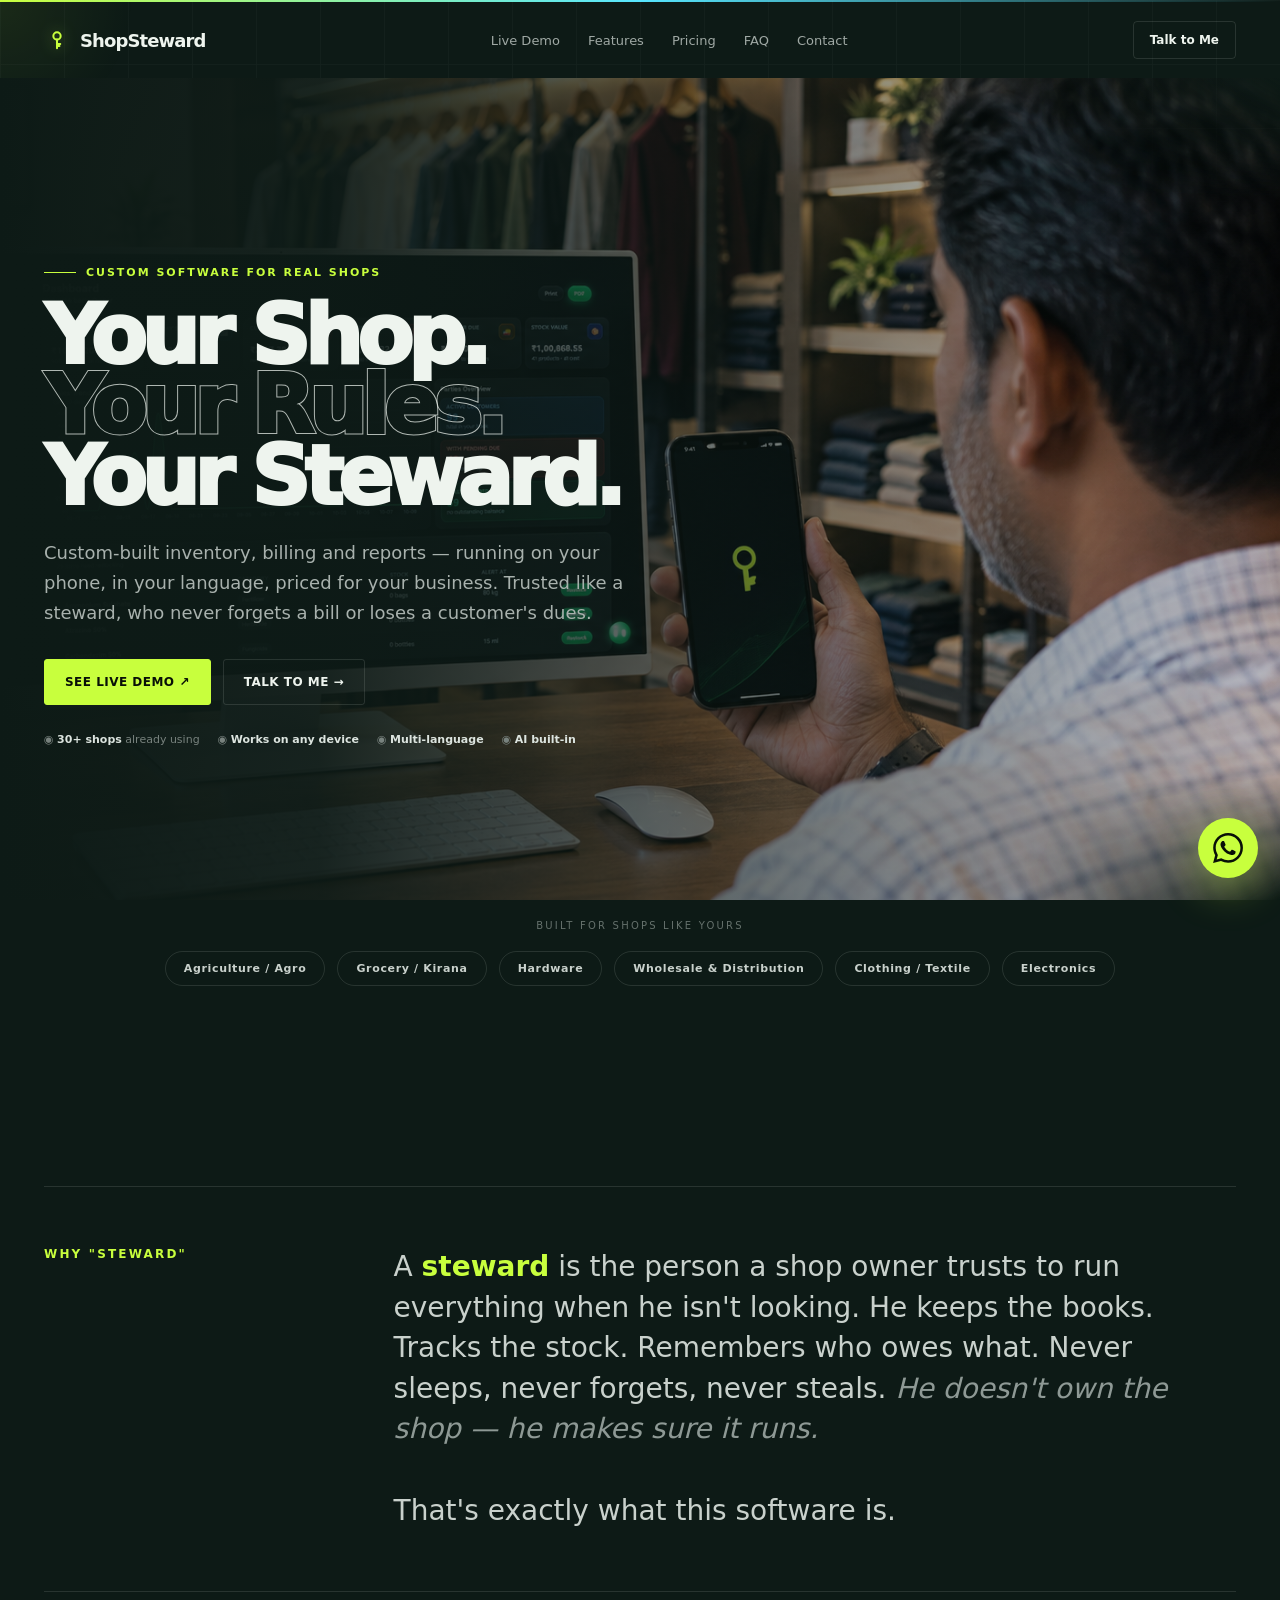
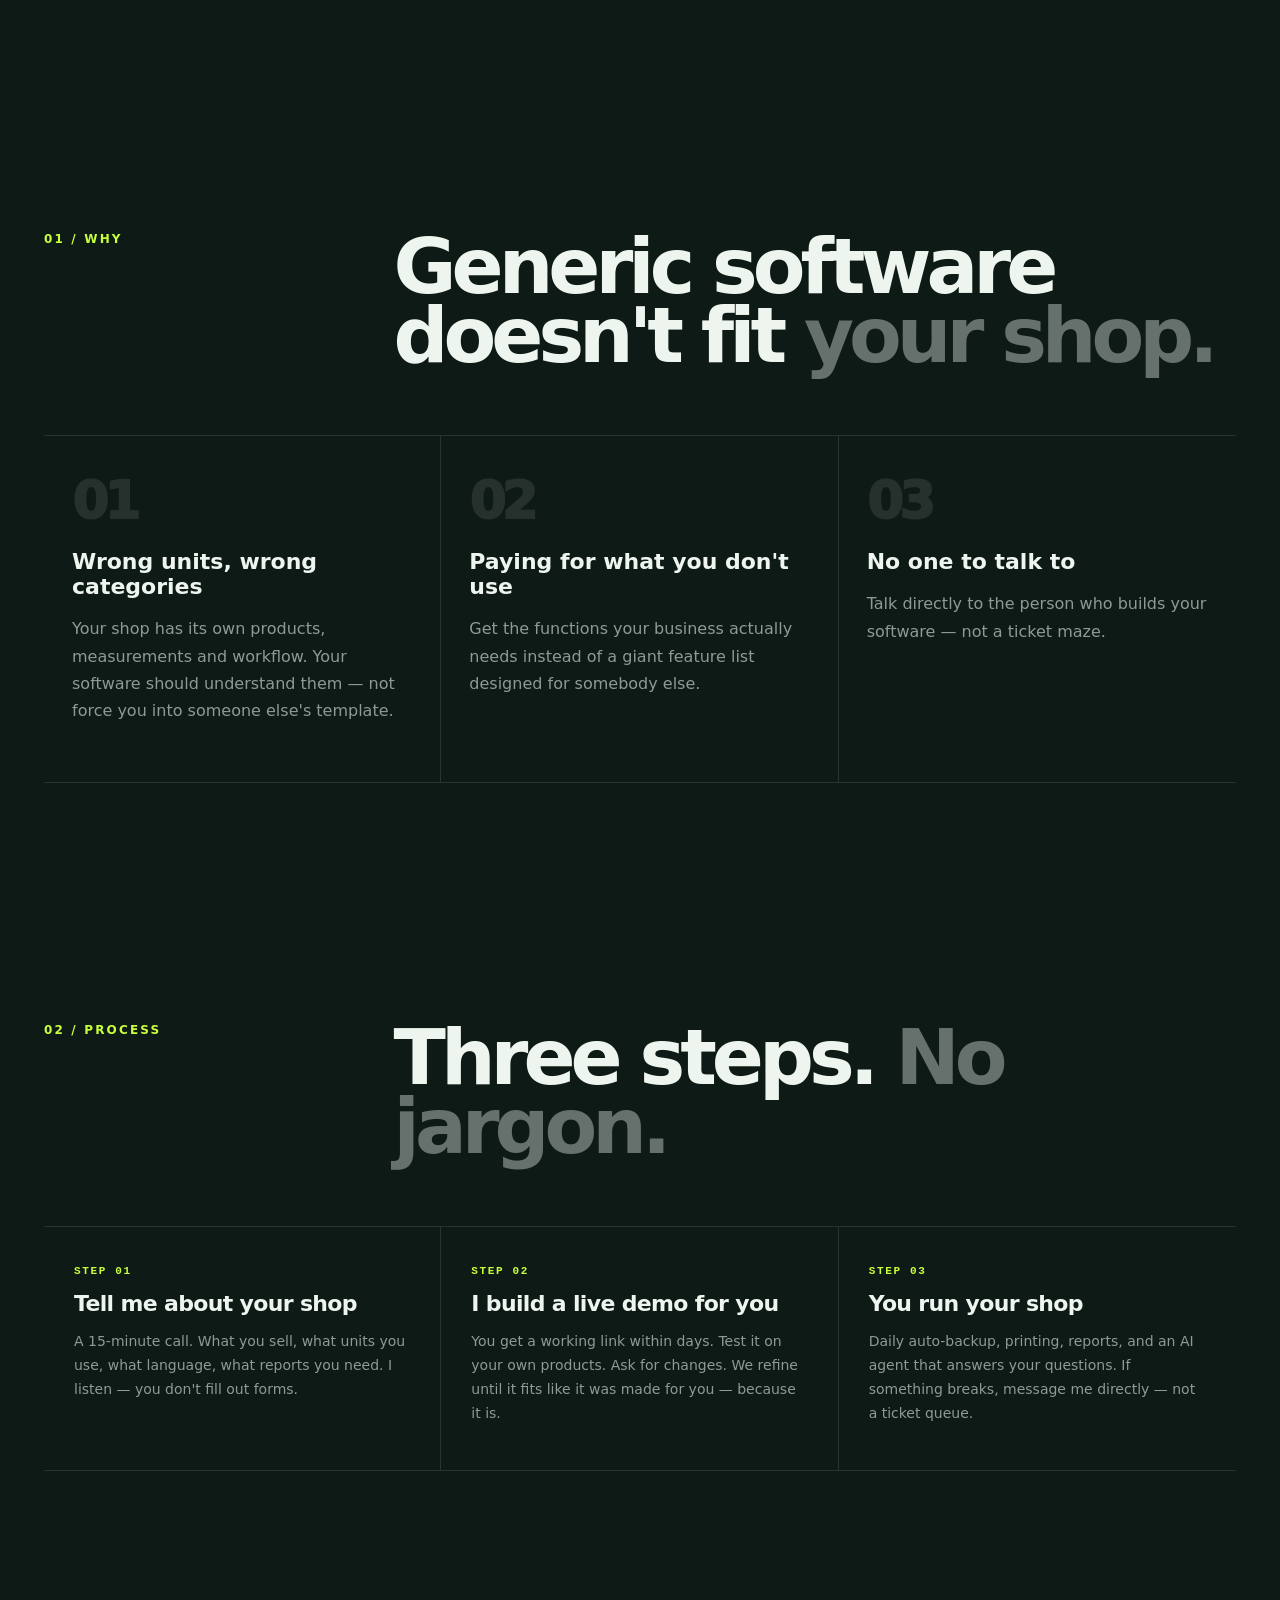
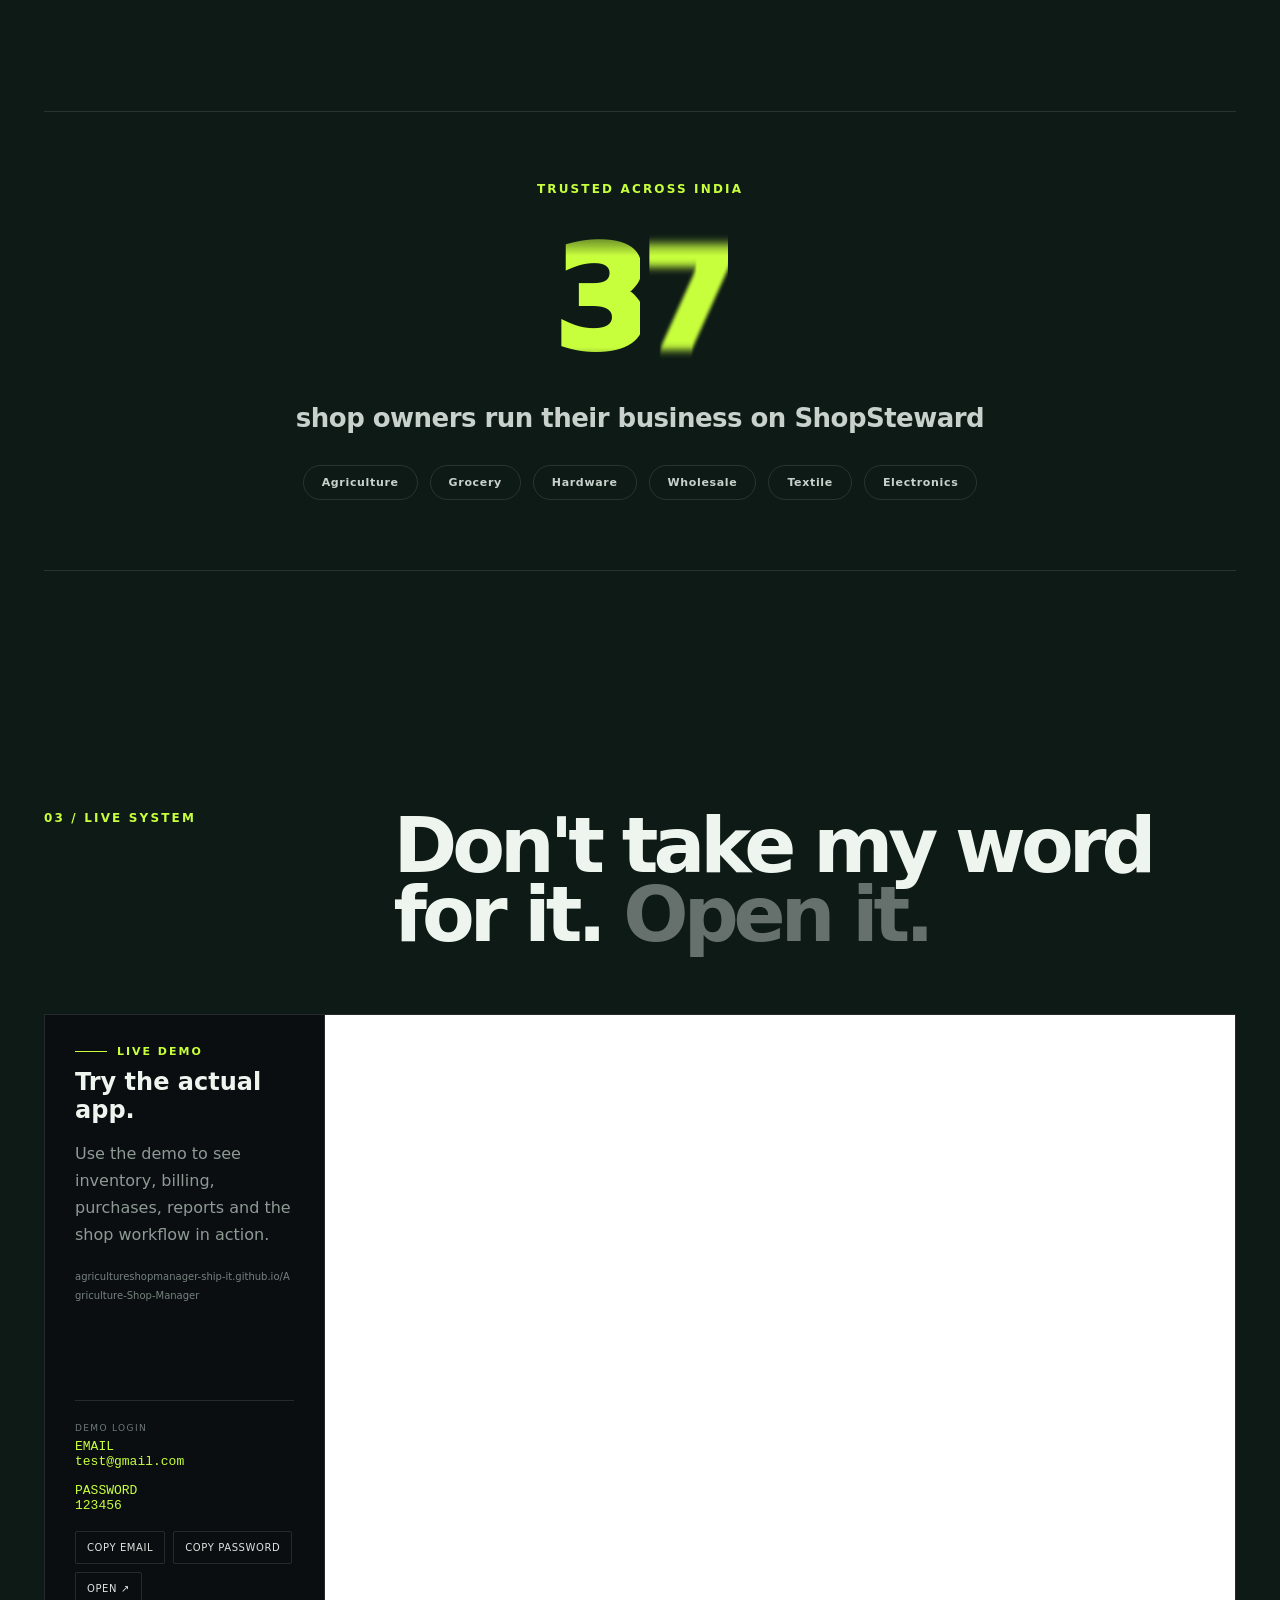
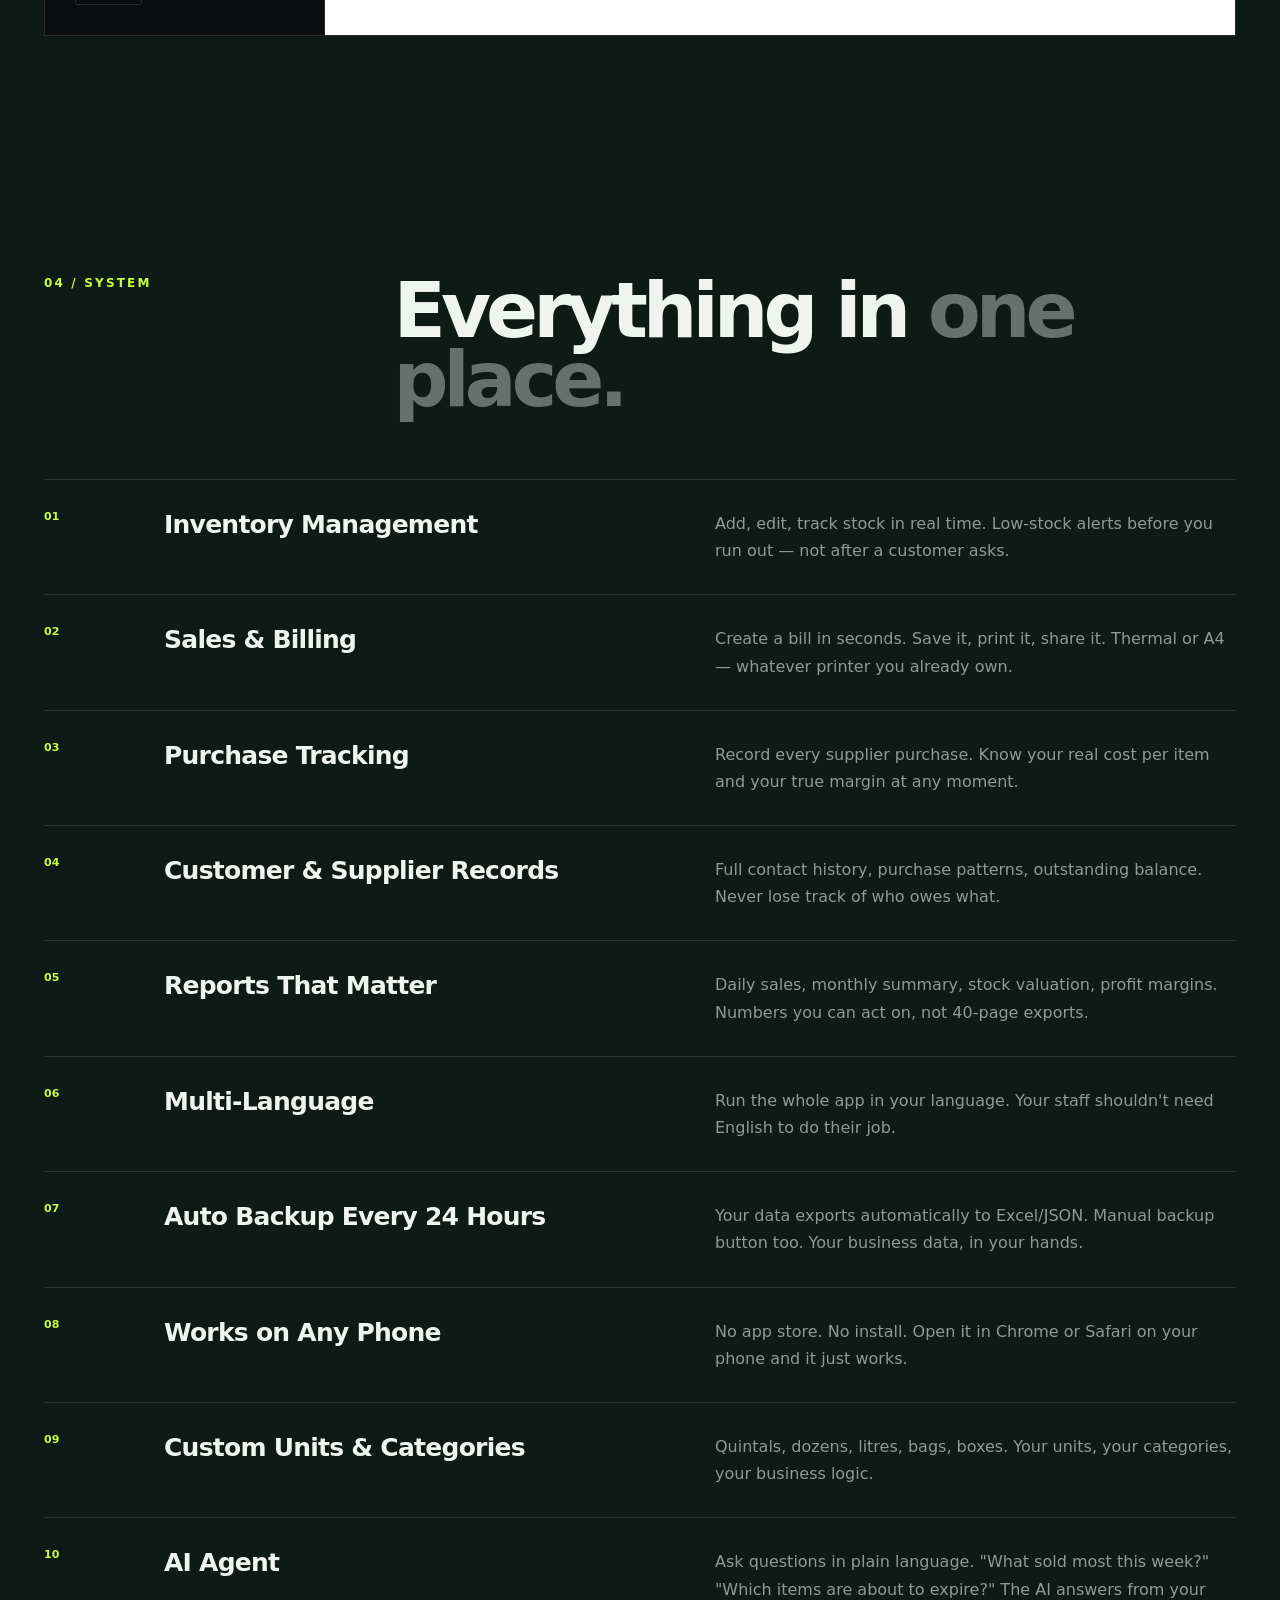
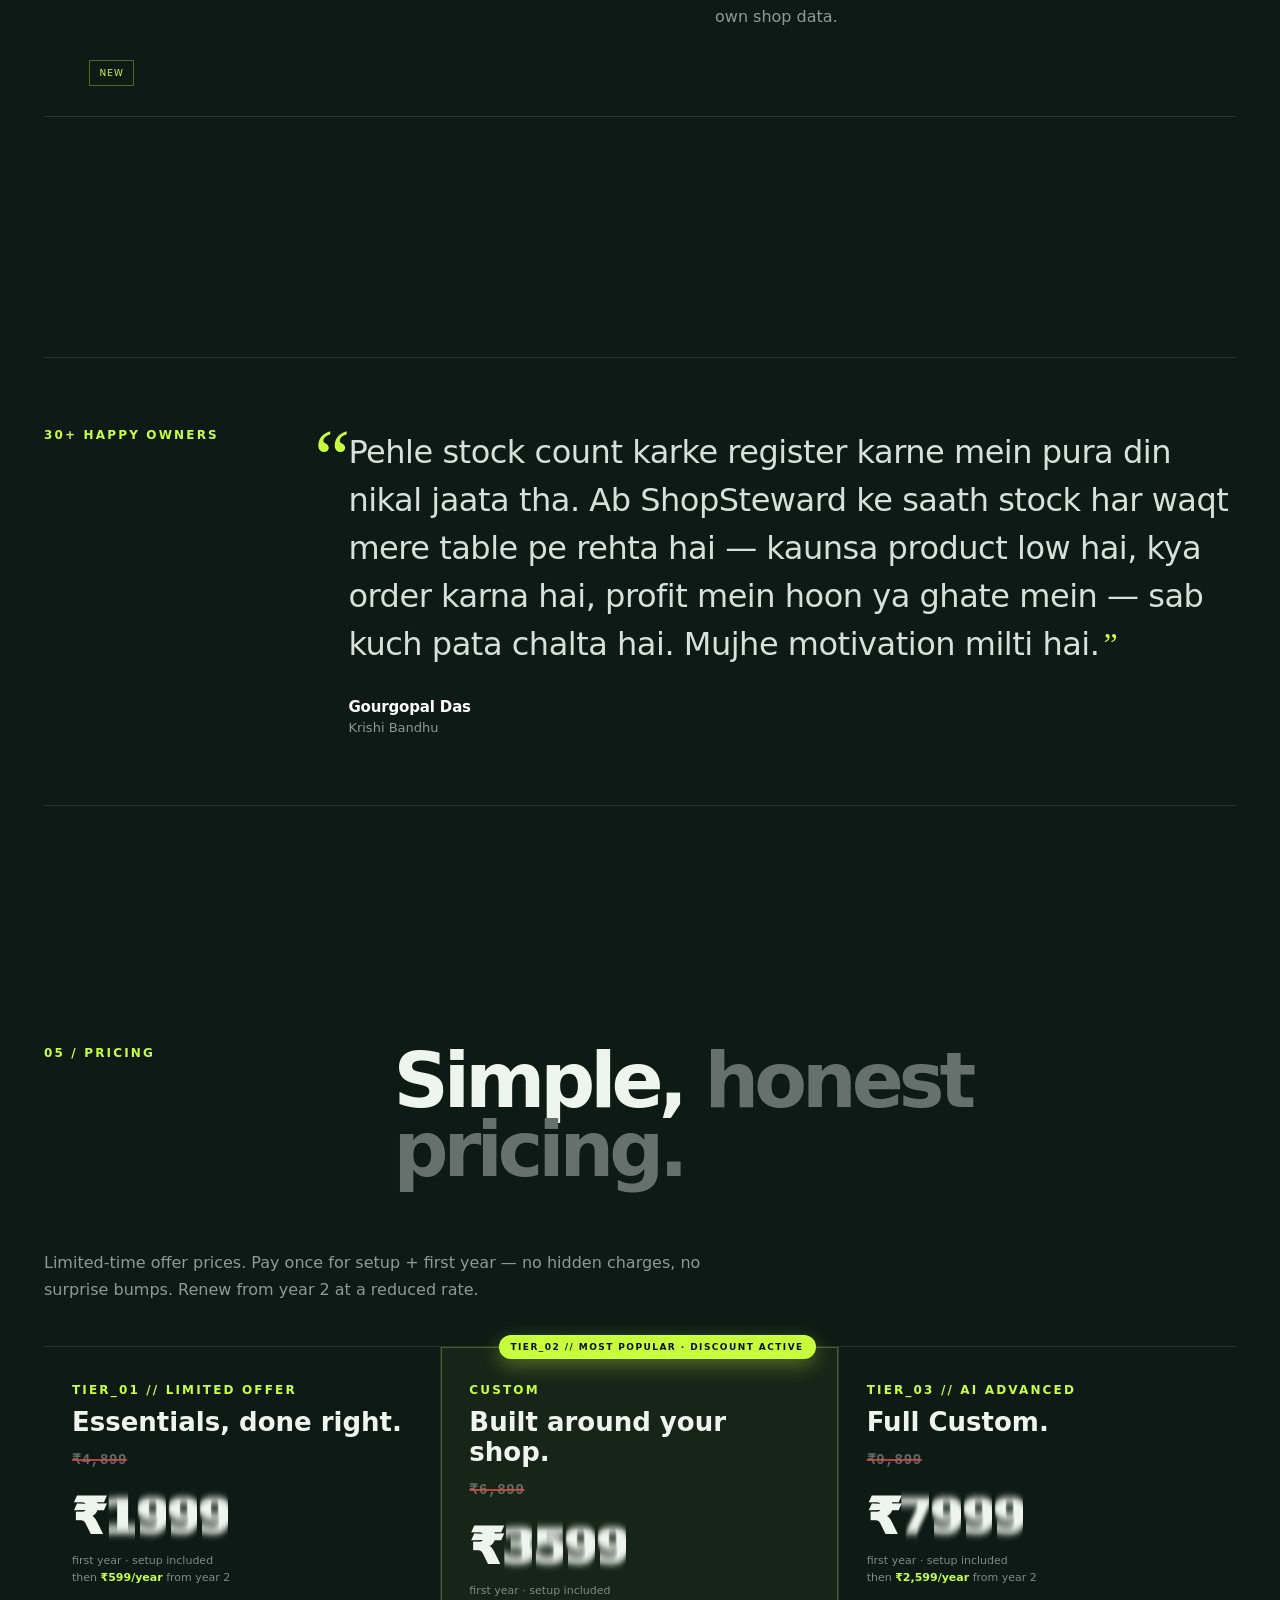
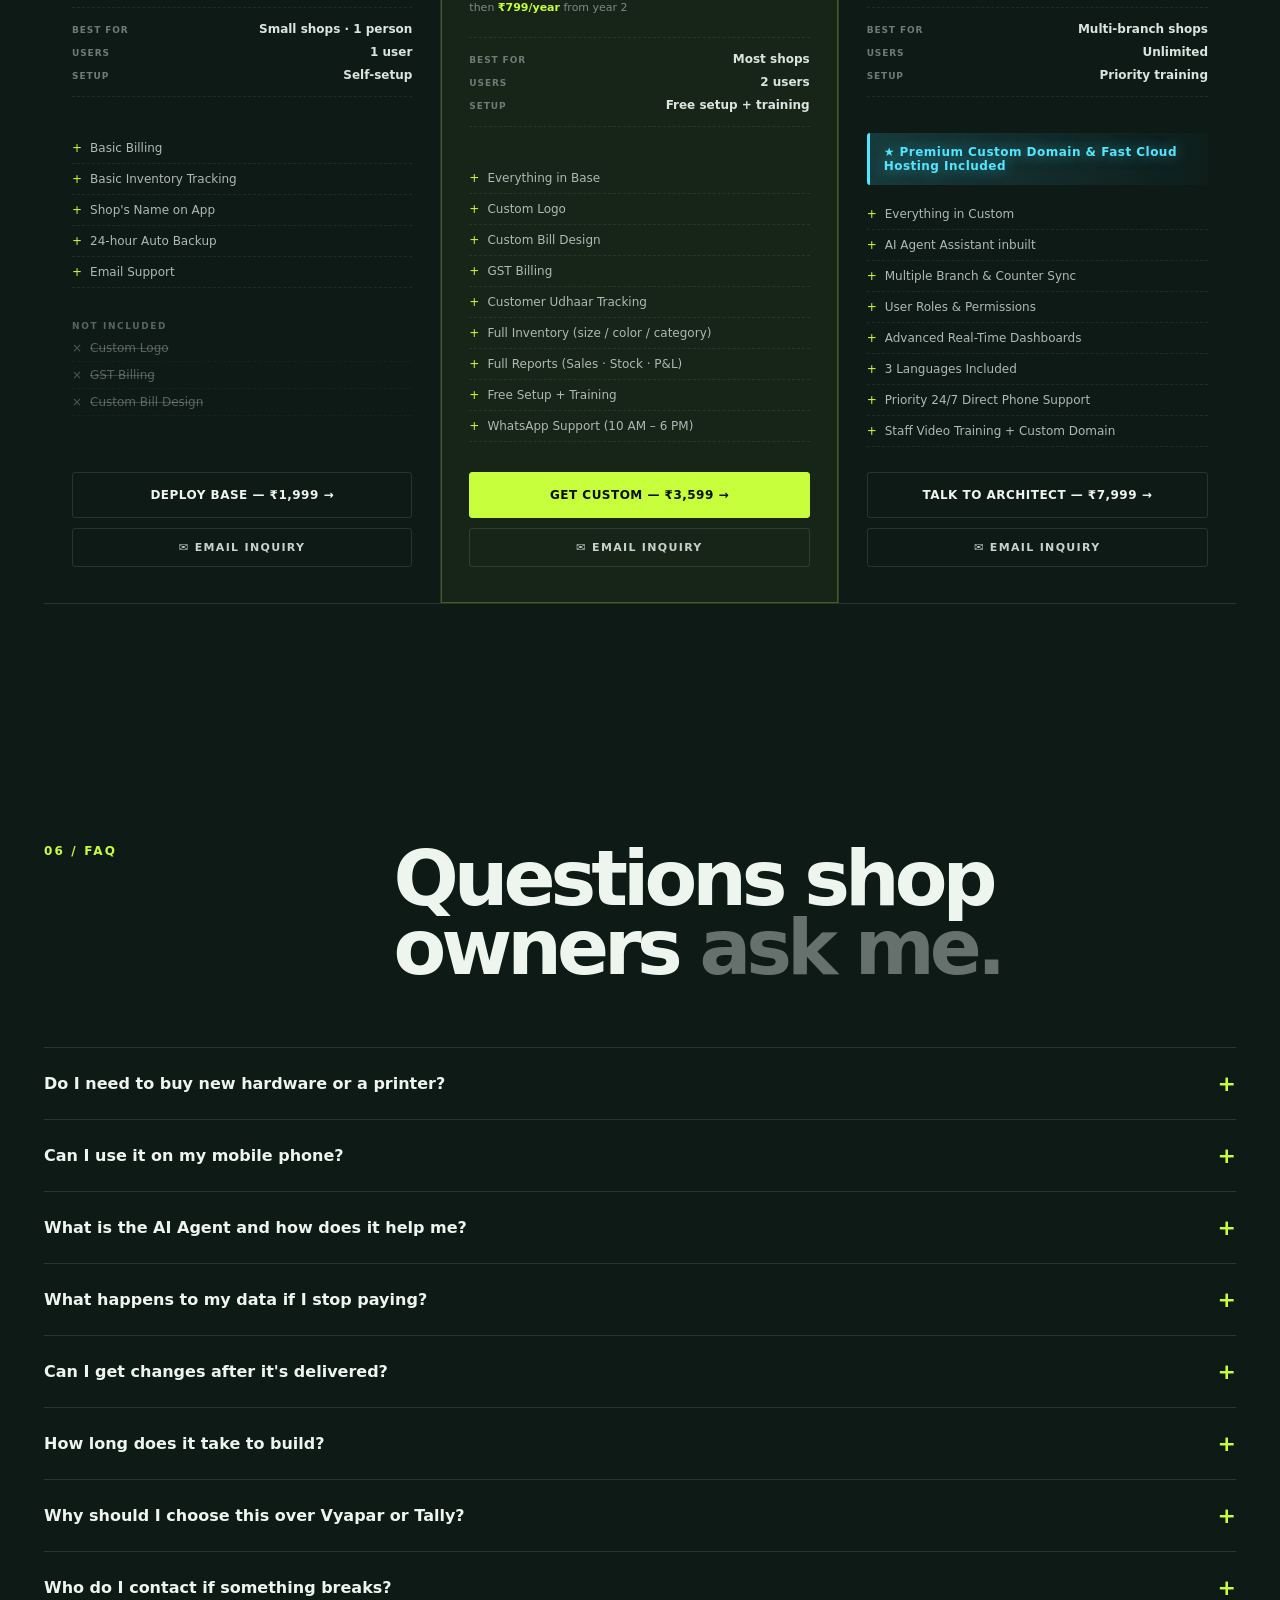
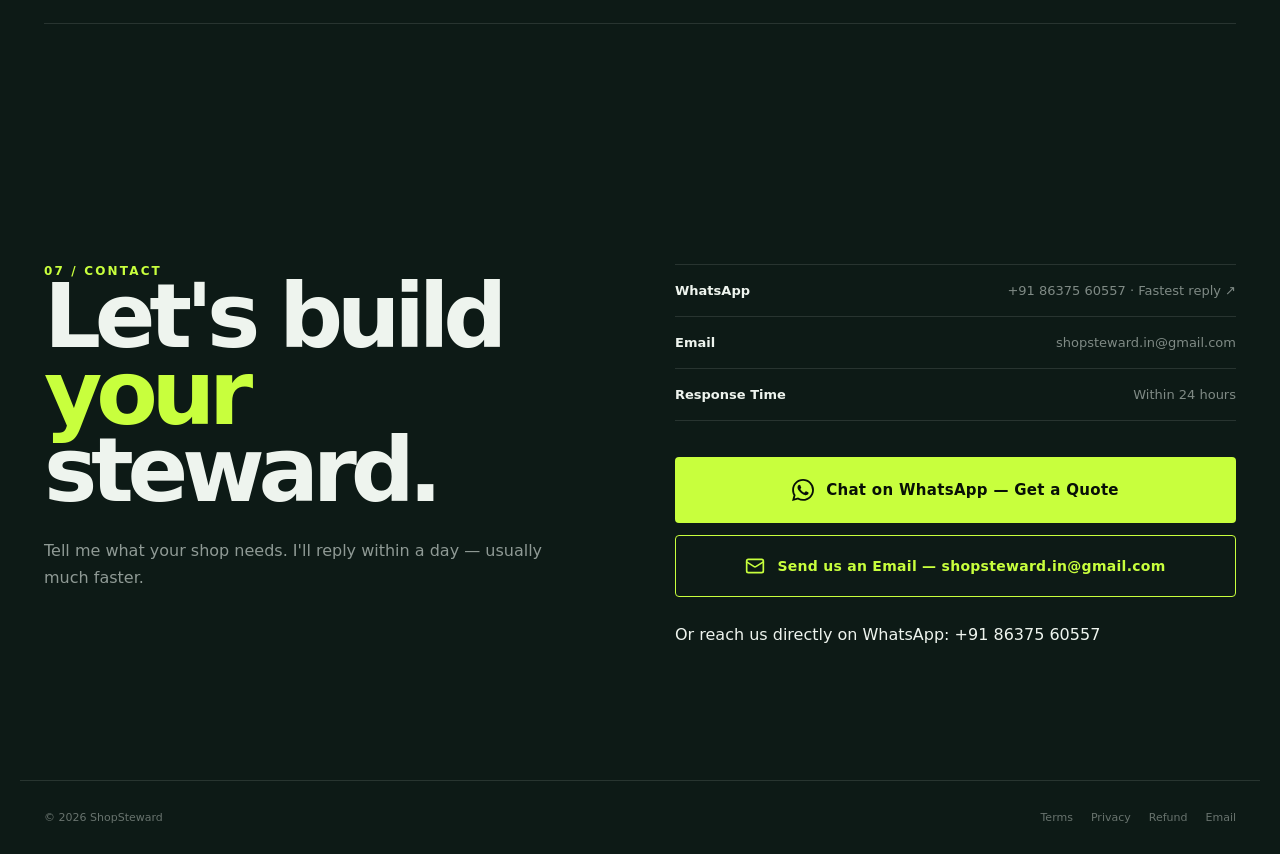
<file: index.html>
<!doctype html>
<html lang="en">
<head>
<meta charset="utf-8">
<meta name="viewport" content="width=device-width,initial-scale=1,viewport-fit=cover">
<meta name="theme-color" content="#0D1A16">
<meta name="description" content="ShopSteward — custom software that runs your shop's inventory, billing and reports. Built for your business. AI agent included.">
<title>ShopSteward — The Trusted Software That Runs Your Shop</title>
<meta name="google-site-verification" content="tlctf66Z0sftcKmpTnRzKo-ydNXcTUbIo1P96nw6tyM" />

<link rel="icon" type="image/svg+xml" href="data:image/svg+xml,%3Csvg xmlns='http://www.w3.org/2000/svg' viewBox='0 0 64 64'%3E%3Crect width='64' height='64' fill='%230D1A16'/%3E%3Ccircle cx='32' cy='22' r='9' stroke='%23c8ff3d' stroke-width='5' fill='none'/%3E%3Cline x1='32' y1='31' x2='32' y2='52' stroke='%23c8ff3d' stroke-width='5' stroke-linecap='round'/%3E%3Cline x1='32' y1='42' x2='40' y2='42' stroke='%23c8ff3d' stroke-width='5' stroke-linecap='round'/%3E%3Cline x1='32' y1='47' x2='38' y2='47' stroke='%23c8ff3d' stroke-width='5' stroke-linecap='round'/%3E%3C/svg%3E">

<meta property="og:title" content="ShopSteward — The Trusted Software That Runs Your Shop">
<meta property="og:description" content="Custom-built inventory, billing and reports. Runs on any phone. Built for your business.">
<meta property="og:image" content="https://shopsteward.in/images/dashboard.png">
<meta property="og:url" content="https://shopsteward.in">
<meta property="og:type" content="website">
<meta name="twitter:card" content="summary_large_image">
<meta name="twitter:title" content="ShopSteward — The Trusted Software That Runs Your Shop">
<meta name="twitter:description" content="Custom-built inventory, billing and reports. Runs on any phone.">
<meta name="twitter:image" content="https://shopsteward.in/images/dashboard.png">

<style>
:root{--bg:#0D1A16;--ink:#eef4ee;--muted:#8e9995;--acid:#c8ff3d;--cyan:#55e6ff;--orange:#ff8d5c;--line:rgba(238,244,238,.12);--max:1240px}
*{box-sizing:border-box}html{scroll-behavior:smooth}body{margin:0;background:var(--bg);color:var(--ink);font-family:Inter,ui-sans-serif,system-ui,-apple-system,BlinkMacSystemFont,"Segoe UI",sans-serif;overflow-x:hidden}a{color:inherit;text-decoration:none}button,input,select,textarea{font:inherit}button{cursor:pointer}::selection{background:var(--acid);color:#071006}
body:before{content:"";position:fixed;inset:0;pointer-events:none;opacity:.035;background-image:linear-gradient(rgba(255,255,255,.8) 1px,transparent 1px),linear-gradient(90deg,rgba(255,255,255,.8) 1px,transparent 1px);background-size:64px 64px;-webkit-mask-image:linear-gradient(to bottom,#000,transparent 85%);mask-image:linear-gradient(to bottom,#000,transparent 85%);z-index:0}
.topline{height:2px;background:linear-gradient(90deg,var(--acid),var(--cyan),transparent)}

.nav{height:76px;display:flex;align-items:center;justify-content:space-between;max-width:var(--max);margin:auto;padding:0 24px;position:relative;z-index:20}
.brand{font-weight:900;letter-spacing:-.05em;font-size:18px;z-index:21;display:flex;align-items:center;gap:10px}
.brand-mark{flex-shrink:0;filter:drop-shadow(0 0 8px rgba(200,255,61,.35));transition:.3s}
.brand:hover .brand-mark{transform:rotate(-8deg);filter:drop-shadow(0 0 12px rgba(200,255,61,.55))}
.navlinks{display:flex;gap:28px;color:#9fa8a4;font-size:13px;transition:.3s}
.navlinks a:hover{color:#fff}
.navcta{border:1px solid var(--line);padding:11px 16px;border-radius:4px;font-weight:800;font-size:12px;transition:.2s}
.navcta:hover{border-color:rgba(200,255,61,.6)}
.menu{display:none;background:none;border:0;color:#fff;font-size:26px;z-index:21;padding:6px;line-height:1}

/* --- HERO --- */
.hero{min-height:calc(100svh - 78px);width:100%;margin:0;padding:0;position:relative;display:flex;align-items:center;justify-content:center;z-index:1;overflow:hidden}
.hero-bg{position:absolute;inset:0;z-index:1}
.hero-img{
  width:100%;height:100%;object-fit:cover;object-position:right center;display:block;
  -webkit-mask-image: linear-gradient(to bottom, transparent 0%, black 15%, black 85%, transparent 100%), linear-gradient(to right, black 80%, transparent 100%);
  mask-image: linear-gradient(to bottom, transparent 0%, black 15%, black 85%, transparent 100%), linear-gradient(to right, black 80%, transparent 100%);
}
.hero-overlay{position:absolute;inset:0;background:linear-gradient(90deg, #0D1A16 0%, rgba(13,26,22,0.95) 25%, rgba(13,26,22,0.6) 55%, rgba(13,26,22,0.1) 100%);z-index:2}
.hero-content{position:relative;z-index:4;width:100%;max-width:var(--max);margin:auto;padding:74px 24px 40px;display:flex;flex-direction:column;justify-content:center;pointer-events:auto}
.eyebrow{display:flex;align-items:center;gap:10px;color:var(--acid);font-size:11px;font-weight:900;letter-spacing:.18em;text-transform:uppercase}
.eyebrow:before{content:"";width:32px;height:1px;background:var(--acid)}
h1{font-size:clamp(52px,6.4vw,96px);line-height:.86;letter-spacing:-.07em;margin:22px 0 26px;max-width:780px;font-weight:950}
h1 span{display:block;color:transparent;-webkit-text-stroke:1px rgba(238,244,238,.72)}
.lead{max-width:590px;color:#a8b1ad;font-size:18px;line-height:1.65;margin:0}
.actions{display:flex;gap:12px;margin-top:32px;flex-wrap:wrap}
.btn{padding:15px 20px;border:1px solid var(--line);font-weight:900;font-size:12px;letter-spacing:.04em;border-radius:3px;display:inline-flex;align-items:center;gap:10px;transition:.2s;background:transparent;color:#eef4ee}
.btn.primary{background:var(--acid);color:#081007;border-color:var(--acid)}
.btn.primary:hover{box-shadow:0 12px 40px rgba(200,255,61,.25);transform:translateY(-1px)}
.btn.secondary:hover{border-color:rgba(200,255,61,.6)}
.trust{display:flex;gap:18px;flex-wrap:wrap;margin-top:28px;color:#78827e;font-size:11px}
.trust b{color:#dce4df;font-weight:700}

.nipe-strip{max-width:var(--max);margin:auto;padding:20px 24px 80px;position:relative;z-index:1}
.niche-label{font-size:10px;letter-spacing:.22em;color:#65716c;text-transform:uppercase;text-align:center;margin-bottom:20px}
.niche-row{display:flex;justify-content:center;gap:12px;flex-wrap:wrap}
.niche-chip{padding:10px 18px;border:1px solid var(--line);border-radius:100px;font-size:11px;letter-spacing:.06em;color:#c9d1cc;font-weight:600;transition:.2s}
.niche-chip:hover{border-color:rgba(200,255,61,.5);color:#fff}

.section{max-width:var(--max);margin:auto;padding:120px 24px;position:relative;z-index:1}
.section-head{display:grid;grid-template-columns:.55fr 1.45fr;gap:30px;margin-bottom:65px}
.section-no{font-size:12px;color:var(--acid);letter-spacing:.18em;font-weight:900}
.section h2{font-size:clamp(44px,6vw,82px);line-height:.9;letter-spacing:-.065em;margin:0}
.section h2 em{font-style:normal;color:#66716d}

.steward-block{border-top:1px solid var(--line);border-bottom:1px solid var(--line);padding:60px 0;display:grid;grid-template-columns:.55fr 1.45fr;gap:30px}
.steward-lead{font-size:clamp(20px,2.4vw,28px);line-height:1.45;color:#c9d1cc;margin:0;font-weight:500}
.steward-lead b{color:var(--acid);font-weight:700}
.steward-lead em{font-style:italic;color:#8e9995}

.problem{display:grid;grid-template-columns:repeat(3,1fr);border-top:1px solid var(--line);border-bottom:1px solid var(--line)}
.problem article{padding:35px 28px 42px;border-right:1px solid var(--line)}
.problem article:last-child{border-right:0}
.bigno{font-size:52px;font-weight:950;letter-spacing:-.08em;color:#26302d}
.problem h3{font-size:22px;margin:18px 0 10px}
.problem p,.feature p,.copy{color:#8f9a95;line-height:1.7}

.how{display:grid;grid-template-columns:repeat(3,1fr);border-top:1px solid var(--line);border-bottom:1px solid var(--line)}
.how-step{padding:38px 30px 44px;border-right:1px solid var(--line);display:flex;flex-direction:column;gap:14px}
.how-step:last-child{border-right:0}
.how-step .num{font-family:ui-monospace,monospace;font-size:11px;color:var(--acid);letter-spacing:.15em;font-weight:800}
.how-step h3{font-size:22px;margin:0;letter-spacing:-.03em}
.how-step p{color:#8f9a95;line-height:1.7;margin:0;font-size:14px}

.demo-wrap{display:grid;grid-template-columns:280px 1fr;min-height:620px;border:1px solid var(--line);background:#0a0e10}
.demo-info{padding:30px;border-right:1px solid var(--line);display:flex;flex-direction:column}
.demo-info h3{font-size:24px;margin:10px 0}
.demo-url{font-size:10px;color:#77837e;word-break:break-all}
.credentials{margin-top:auto;border-top:1px solid var(--line);padding-top:22px}
.credentials small{display:block;color:#6f7b76;font-size:9px;letter-spacing:.15em;margin-bottom:6px}
.cred{font-family:ui-monospace,monospace;font-size:13px;color:var(--acid);margin-bottom:14px}
.demo-screen{position:relative;overflow:hidden;background:#050708}
.demo-screen iframe{width:100%;height:100%;min-height:620px;border:0;background:#fff;display:block}
.demo-actions{display:flex;gap:8px;margin-top:18px;flex-wrap:wrap}
.mini{font-size:10px;padding:10px 11px;border:1px solid var(--line);background:transparent;color:#dce4df;border-radius:2px;font-family:inherit;letter-spacing:.06em}
.mini:hover{border-color:var(--acid)}
.mobile-demo-cta { display: none; }

.features{border-top:1px solid var(--line)}
.feature{display:grid;grid-template-columns:90px 1fr 1fr;gap:30px;padding:30px 0;border-bottom:1px solid var(--line);align-items:start}
.feature-num{font-size:11px;color:var(--acid);font-weight:900}
.feature h3{font-size:25px;margin:0;letter-spacing:-.03em}
.feature p{margin:0}
.feature .tag{justify-self:end;font-size:9px;border:1px solid rgba(200,255,61,.35);color:var(--acid);padding:7px 9px;letter-spacing:.12em}

.testimonial{border-top:1px solid var(--line);border-bottom:1px solid var(--line);padding:70px 0;display:grid;grid-template-columns:.4fr 1.6fr;gap:40px;align-items:start}
.testi-quote{font-size:clamp(22px,2.6vw,32px);line-height:1.5;color:#d8e0db;margin:0 0 30px;font-weight:500;letter-spacing:-.015em;position:relative;padding-left:34px}
.testi-quote:before{content:"\201C";position:absolute;left:0;top:-10px;font-size:80px;color:var(--acid);line-height:1;font-family:Georgia,serif}
.testi-quote:after{content:"\201D";color:var(--acid);margin-left:4px;font-family:Georgia,serif}
.testi-author{display:flex;flex-direction:column;gap:4px;padding-left:34px}
.testi-author b{color:#fff;font-weight:800;font-size:15px;letter-spacing:-.01em}
.testi-author span{color:#8e9995;font-size:13px}

/* --- PRICING --- */
.pricing{display:grid;grid-template-columns:repeat(3,1fr);border-top:1px solid var(--line);border-bottom:1px solid var(--line)}
.price{padding:36px 28px;border-right:1px solid var(--line);min-height:500px;display:flex;flex-direction:column;position:relative}
.price:last-child{border-right:0}
.price.popular{background:rgba(200,255,61,.05);box-shadow:inset 0 0 0 1px rgba(200,255,61,.25)}
.popular-badge{position:absolute;top:0;right:22px;transform:translateY(-50%);background:var(--acid);color:#081007;font-size:9px;font-weight:900;letter-spacing:.16em;padding:7px 12px;border-radius:100px;box-shadow:0 6px 20px rgba(200,255,61,.35);z-index:2}
.price h3{font-size:26px;margin:10px 0}
.price .amt{font-size:50px;font-weight:950;letter-spacing:-.07em;margin:14px 0 6px}
.price .amt small{font-size:14px;font-weight:600;letter-spacing:0;color:#8e9995;margin-left:4px}
.price .sub{color:#7f8a85;font-size:11px;line-height:1.6}
.price ul{list-style:none;padding:0;margin:28px 0 25px}
.price li{padding:8px 0;color:#b0b9b5;font-size:12px;border-bottom:1px dashed rgba(255,255,255,.08)}
.price li:before{content:"+";color:var(--acid);margin-right:8px}
.price .btn{margin-top:auto;justify-content:center}

.price-meta{margin:20px 0 8px;padding:14px 0;border-top:1px dashed rgba(255,255,255,.08);border-bottom:1px dashed rgba(255,255,255,.08);display:flex;flex-direction:column;gap:9px;font-size:12px}
.price-meta div{display:flex;justify-content:space-between;gap:12px;align-items:baseline}
.price-meta span{color:#6f7b76;font-weight:700;letter-spacing:.1em;text-transform:uppercase;font-size:9px;flex-shrink:0}
.price-meta b{color:#dce4df;font-weight:700;font-size:12px;text-align:right}
.price-old{font-family:ui-monospace,monospace;font-size:14px;font-weight:700;color:#6f7b76;text-decoration:line-through;text-decoration-color:rgba(255,80,80,.85);text-decoration-thickness:2px;margin:4px 0 6px;letter-spacing:0.05em;opacity:0.85}
.not-label{font-size:9px;letter-spacing:.18em;text-transform:uppercase;color:#5a6560;font-weight:800;margin:8px 0 4px}
.not-list{margin:0 0 25px !important;padding:0;list-style:none}
.not-list li.not{padding:6px 0;color:#59635e;font-size:12px;border-bottom:1px dashed rgba(255,255,255,.04);text-decoration:line-through;text-decoration-color:rgba(255,255,255,.18)}
.not-list li.not:before{content:"×" !important;color:#4d5853 !important;margin-right:8px;text-decoration:none;display:inline-block}
.feature-illuminated{background:linear-gradient(90deg, rgba(85,230,255,.16), rgba(85,230,255,.02)) !important;border-left:3px solid var(--cyan) !important;padding:12px 14px !important;margin:0 0 14px !important;color:var(--cyan) !important;font-weight:800 !important;font-size:12px;letter-spacing:0.04em;text-shadow:0 0 14px rgba(85,230,255,.55);border-radius:3px;border-bottom:0 !important}
.feature-illuminated:before{content:"" !important;margin-right:0 !important;display:none !important}
.btn-mail-outline{display:block;width:100%;text-align:center;padding:12px 18px;margin-top:10px;border:1.5px solid var(--line);border-radius:3px;font-family:inherit;font-size:11px;font-weight:900;letter-spacing:0.12em;color:#c9d1cc;text-decoration:none;transition:all 0.25s ease;background:transparent;cursor:pointer;text-transform:uppercase}
.btn-mail-outline:hover{border-color:var(--acid);color:var(--acid);background:rgba(200,255,61,0.06);transform:translateY(-1px)}

.faq{border-top:1px solid var(--line)}
.q{border-bottom:1px solid var(--line)}
.q button{width:100%;background:none;border:0;color:#eef4ee;text-align:left;padding:23px 0;font-weight:800;font-size:16px;display:flex;justify-content:space-between;align-items:center;font-family:inherit}
.q button:after{content:"+";color:var(--acid);font-size:22px;transition:.3s}
.q.open button:after{content:"−"}
.answer{display:none;padding:0 60px 25px 0;color:#8f9a95;line-height:1.7;font-size:14px}
.q.open .answer{display:block}

.contact{display:grid;grid-template-columns:1fr 1fr;gap:70px;align-items:start}
.contact h2{font-size:clamp(48px,7vw,92px);margin:0;line-height:.86;letter-spacing:-.07em}
.contact h2 span{color:var(--acid)}
.contact-side{border-top:1px solid var(--line)}
.contact-item{display:flex;justify-content:space-between;gap:20px;padding:18px 0;border-bottom:1px solid var(--line);font-size:13px}
.contact-item span{color:#7f8a85;text-align:right}
.wa-cta{display:flex;flex-direction:column;gap:12px;margin-top:36px}
.wa-btn{display:flex;align-items:center;justify-content:center;gap:12px;padding:22px 24px;background:var(--acid);color:#081007;font-weight:900;font-size:15px;letter-spacing:.02em;border-radius:4px;border:0;transition:.2s;text-align:center}
.wa-btn:hover{transform:translateY(-1px);box-shadow:0 12px 40px rgba(200,255,61,.25)}
.wa-btn svg{width:22px;height:22px;fill:#081007;flex-shrink:0}
.mail-btn{display:flex;align-items:center;justify-content:center;gap:12px;padding:20px 24px;background:transparent;color:var(--acid);border:1.5px solid var(--acid);font-weight:900;font-size:14px;letter-spacing:.02em;border-radius:4px;transition:.2s;text-align:center;text-decoration:none}
.mail-btn:hover{background:rgba(200,255,61,.08);transform:translateY(-1px);box-shadow:0 12px 30px rgba(200,255,61,.15)}
.mail-btn svg{width:20px;height:20px;flex-shrink:0;color:var(--acid)}

.wa-float{position:fixed;right:22px;bottom:22px;width:60px;height:60px;border-radius:50%;background:var(--acid);display:grid;place-items:center;z-index:99;box-shadow:0 12px 40px rgba(200,255,61,.35),0 0 0 0 rgba(200,255,61,.4);transition:.3s;animation:waPulse 2.4s infinite}
.wa-float:hover{transform:scale(1.08)}
.wa-float svg{width:30px;height:30px;fill:#081007}
@keyframes waPulse{0%{box-shadow:0 12px 40px rgba(200,255,61,.35),0 0 0 0 rgba(200,255,61,.5)}70%{box-shadow:0 12px 40px rgba(200,255,61,.35),0 0 0 18px rgba(200,255,61,0)}100%{box-shadow:0 12px 40px rgba(200,255,61,.35),0 0 0 0 rgba(200,255,61,0)}}

.footer{border-top:1px solid var(--line);padding:30px 24px;display:flex;justify-content:space-between;max-width:var(--max);margin:auto;color:#68736e;font-size:11px;flex-wrap:wrap;gap:15px}
.footer-links{display:flex;gap:18px;flex-wrap:wrap}
.footer-links a:hover{color:#eef4ee}

.legal{display:none}
.legal:target{display:block;position:fixed;inset:0;background:#070a0d;z-index:100;padding:40px 24px;overflow:auto}
.legal-inner{max-width:850px;margin:auto}
.legal-close{display:inline-block;margin-bottom:30px;color:var(--acid);font-weight:800;font-size:12px;letter-spacing:.1em}
.legal h2{font-size:44px;letter-spacing:-.06em;margin-bottom:30px}
.legal h3{margin-top:30px;font-size:16px}
.legal p,.legal li{color:#9ba5a1;line-height:1.75;font-size:14px}
.legal ul{padding-left:20px}

.reveal{opacity:0;transform:translateY(28px);transition:opacity .8s ease,transform .8s cubic-bezier(.2,.7,.2,1)}
.reveal.on{opacity:1;transform:none}
.no-js .reveal,body:not(.js-ready) .reveal{opacity:1 !important;transform:none !important}
.cursor-light{position:fixed;width:280px;height:280px;border-radius:50%;pointer-events:none;background:radial-gradient(circle,rgba(200,255,61,.07),transparent 68%);transform:translate(-50%,-50%);z-index:0}

@media(max-width:900px){
  .nav{height:68px;padding:0 18px}
  .navlinks{display:none;position:absolute;top:68px;left:0;right:0;background:#0a0e10;border-bottom:1px solid var(--line);flex-direction:column;gap:0;padding:8px 0;transform:translateY(-12px);opacity:0;pointer-events:none;transition:.25s ease}
  .navlinks.show{display:flex;transform:translateY(0);opacity:1;pointer-events:auto}
  .navlinks a{padding:16px 24px;font-size:14px;border-bottom:1px solid var(--line)}
  .navlinks a:last-child{border-bottom:0}
  .navcta{display:none}
  .menu{display:block}
  
  .hero{display:block;min-height:auto;padding:50px 18px 20px}
  .hero-bg{display:none} 
  .hero-content{padding:0}
  .hero h1{font-size:clamp(48px,13vw,72px);margin-bottom:22px}
  .lead{font-size:15px}
  
  .section{padding:70px 18px}
  .section-head{grid-template-columns:1fr;gap:16px;margin-bottom:36px}
  .section h2{font-size:44px}
  .steward-block{grid-template-columns:1fr;gap:14px;padding:40px 0}
  .steward-lead{font-size:20px}
  .problem,.pricing,.how{grid-template-columns:1fr}
  .problem article,.price,.how-step{border-right:0;border-bottom:1px solid var(--line)}
  .price{min-height:auto;padding:32px 22px}
  .demo-wrap{grid-template-columns:1fr;min-height:auto}
  .demo-info{border-right:0;border-bottom:1px solid var(--line);padding:26px 20px}
  .demo-screen{display:none}
  
  /* Mobile Demo CTA */
  .mobile-demo-cta {
    display: block;
    padding: 20px;
    text-align: center;
  }
  .mobile-demo-cta .btn {
    width: 100%;
    justify-content: center;
    padding: 16px;
  }
  
  .feature{grid-template-columns:42px 1fr;gap:12px}
  .feature p{grid-column:2}
  .feature .tag{grid-column:2;justify-self:start}
  .testimonial{grid-template-columns:1fr;gap:20px;padding:50px 0}
  .testi-quote{font-size:22px;padding-left:28px}
  .testi-quote:before{font-size:56px}
  .contact{grid-template-columns:1fr;gap:40px}
  .contact h2{font-size:48px}
  .footer{flex-direction:column;padding:25px 18px}
  .cursor-light{display:none}
  .wa-float{width:54px;height:54px;right:16px;bottom:16px}
  .wa-float svg{width:26px;height:26px}
}
@media(max-width:430px){
  .hero h1{font-size:clamp(42px,11.5vw,56px)}
  .section h2{font-size:38px}
  .price .amt{font-size:44px}
  .contact h2{font-size:42px}
}
@media(prefers-reduced-motion:reduce){
  html{scroll-behavior:auto}
  .reveal{opacity:1;transform:none;transition:none}
  .wa-float{animation:none}
}
.t-reel{display:inline-flex;align-items:center;font-variant-numeric:tabular-nums;vertical-align:bottom}
.t-reel-col{position:relative;overflow:hidden;-webkit-mask-image:linear-gradient(to bottom,transparent 0%,#000 22%,#000 78%,transparent 100%);mask-image:linear-gradient(to bottom,transparent 0%,#000 22%,#000 78%,transparent 100%)}
.t-reel-strip{display:flex;flex-direction:column;will-change:transform,filter}
.t-reel-digit{display:flex;align-items:center;justify-content:center}
@media (prefers-reduced-motion: reduce) {.t-reel-strip{transition:none !important;filter:none !important}}
@media (min-width: 1440px) {
  :root {--max: 1440px;}
  .hero-content{padding:100px 24px 60px;}
  .hero h1{font-size:clamp(80px,6.5vw,110px);}
  .lead{font-size:20px;max-width:650px;}
  .section{padding:160px 24px;}
  .section-head{grid-template-columns:0.4fr 1.6fr;gap:60px;margin-bottom:80px;}
  .section h2{font-size:clamp(70px,6.5vw,110px);}
  .feature{grid-template-columns:120px 1fr 1fr;gap:50px;padding:40px 0;}
  .testi-quote{font-size:clamp(28px,3vw,42px);}
  .price{padding:50px 40px;}
  .price .amt{font-size:60px;}
  .demo-wrap{grid-template-columns:340px 1fr;min-height:750px;}
  .demo-info{padding:40px;}
  .demo-screen iframe{min-height:750px;}
  .contact{gap:100px;}
  .contact h2{font-size:clamp(80px,7.5vw,120px);}
}
@media (min-width: 1920px) {
  :root {--max: 1600px;}
  .hero h1{font-size:120px;}
  .section h2{font-size:120px;}
}
</style>
</head>
<body>
<svg style="position:absolute;width:0;height:0;overflow:hidden" aria-hidden="true">
  <defs><filter id="motion-blur"><feGaussianBlur in="SourceGraphic" stdDeviation="0 4" /></filter></defs>
</svg>

<div class="topline"></div>
<div class="cursor-light" id="cursorLight"></div>

<header class="nav">
  <a class="brand" href="#top">
    <svg class="brand-mark" xmlns="http://www.w3.org/2000/svg" viewBox="0 0 64 64" width="26" height="26" aria-hidden="true">
      <circle cx="32" cy="22" r="9" stroke="#c8ff3d" stroke-width="5" fill="none"/>
      <line x1="32" y1="31" x2="32" y2="52" stroke="#c8ff3d" stroke-width="5" stroke-linecap="round"/>
      <line x1="32" y1="42" x2="40" y2="42" stroke="#c8ff3d" stroke-width="5" stroke-linecap="round"/>
      <line x1="32" y1="47" x2="38" y2="47" stroke="#c8ff3d" stroke-width="5" stroke-linecap="round"/>
    </svg>
    ShopSteward
  </a>
  <nav class="navlinks" id="navLinks">
    <a href="#demo">Live Demo</a>
    <a href="#features">Features</a>
    <a href="#pricing">Pricing</a>
    <a href="#faq">FAQ</a>
    <a href="#contact">Contact</a>
  </nav>
  <a class="navcta" href="#contact">Talk to Me</a>
  <button class="menu" onclick="document.getElementById('navLinks').classList.toggle('show')" aria-label="Menu">☰</button>
</header>

<main id="top">

<section class="hero">
  <div class="hero-bg">
    <img src="images/shop-owner.png" alt="Shop Owner using ShopSteward" class="hero-img" loading="lazy">
    <div class="hero-overlay"></div>
  </div>
  <div class="hero-content reveal">
    <div class="eyebrow">CUSTOM SOFTWARE FOR REAL SHOPS</div>
    <h1>Your Shop.<span>Your Rules.</span>Your Steward.</h1>
    <p class="lead">Custom-built inventory, billing and reports — running on your phone, in your language, priced for your business. Trusted like a steward, who never forgets a bill or loses a customer's dues.</p>
    <div class="actions">
      <a class="btn primary" href="#demo">SEE LIVE DEMO ↗</a>
      <a class="btn secondary" href="#contact">TALK TO ME →</a>
    </div>
    <div class="trust">
      <span>◉ <b>30+ shops</b> already using</span>
      <span>◉ <b>Works on any device</b></span>
      <span>◉ <b>Multi-language</b></span>
      <span>◉ <b>AI built-in</b></span>
    </div>
  </div>
</section>

<div class="nipe-strip reveal">
  <div class="niche-label">BUILT FOR SHOPS LIKE YOURS</div>
  <div class="niche-row">
    <span class="niche-chip">Agriculture / Agro</span>
    <span class="niche-chip">Grocery / Kirana</span>
    <span class="niche-chip">Hardware</span>
    <span class="niche-chip">Wholesale &amp; Distribution</span>
    <span class="niche-chip">Clothing / Textile</span>
    <span class="niche-chip">Electronics</span>
  </div>
</div>

<section class="section reveal">
  <div class="steward-block">
    <div class="section-no">WHY "STEWARD"</div>
    <p class="steward-lead">
      A <b>steward</b> is the person a shop owner trusts to run everything when he isn't looking. He keeps the books. Tracks the stock. Remembers who owes what. Never sleeps, never forgets, never steals. <em>He doesn't own the shop — he makes sure it runs.</em><br><br>
      That's exactly what this software is.
    </p>
  </div>
</section>

<section class="section reveal">
  <div class="section-head"><div class="section-no">01 / WHY</div><h2>Generic software doesn't fit <em>your shop.</em></h2></div>
  <div class="problem">
    <article><div class="bigno">01</div><h3>Wrong units, wrong categories</h3><p>Your shop has its own products, measurements and workflow. Your software should understand them — not force you into someone else's template.</p></article>
    <article><div class="bigno">02</div><h3>Paying for what you don't use</h3><p>Get the functions your business actually needs instead of a giant feature list designed for somebody else.</p></article>
    <article><div class="bigno">03</div><h3>No one to talk to</h3><p>Talk directly to the person who builds your software — not a ticket maze.</p></article>
  </div>
</section>

<section class="section reveal">
  <div class="section-head"><div class="section-no">02 / PROCESS</div><h2>Three steps. <em>No jargon.</em></h2></div>
  <div class="how">
    <div class="how-step"><div class="num">STEP 01</div><h3>Tell me about your shop</h3><p>A 15-minute call. What you sell, what units you use, what language, what reports you need. I listen — you don't fill out forms.</p></div>
    <div class="how-step"><div class="num">STEP 02</div><h3>I build a live demo for you</h3><p>You get a working link within days. Test it on your own products. Ask for changes. We refine until it fits like it was made for you — because it is.</p></div>
    <div class="how-step"><div class="num">STEP 03</div><h3>You run your shop</h3><p>Daily auto-backup, printing, reports, and an AI agent that answers your questions. If something breaks, message me directly — not a ticket queue.</p></div>
  </div>
</section>

<section class="section reveal">
  <div style="border-top:1px solid var(--line);border-bottom:1px solid var(--line);padding:70px 0;text-align:center;">
    <div class="section-no" style="margin-bottom:24px">TRUSTED ACROSS INDIA</div>
    <div style="font-size:clamp(72px,12vw,140px);font-weight:950;letter-spacing:-.07em;line-height:.9;color:var(--acid);margin-bottom:20px;--reel-cell:clamp(65px,11vw,126px);">
      <span class="spin-target" data-target="37" style="--reel-cell:clamp(65px,11vw,126px);">37</span>
    </div>
    <div style="font-size:clamp(18px,2.4vw,26px);color:#c9d1cc;font-weight:600;letter-spacing:-.02em;margin-bottom:32px;">shop owners run their business on ShopSteward</div>
    <div class="niche-row" style="justify-content:center;">
      <span class="niche-chip">Agriculture</span>
      <span class="niche-chip">Grocery</span>
      <span class="niche-chip">Hardware</span>
      <span class="niche-chip">Wholesale</span>
      <span class="niche-chip">Textile</span>
      <span class="niche-chip">Electronics</span>
    </div>
  </div>
</section>

<section class="section reveal" id="demo">
  <div class="section-head"><div class="section-no">03 / LIVE SYSTEM</div><h2>Don't take my word for it. <em>Open it.</em></h2></div>
  <div class="demo-wrap">
    <aside class="demo-info">
      <div>
        <div class="eyebrow">LIVE DEMO</div>
        <h3>Try the actual app.</h3>
        <p class="copy">Use the demo to see inventory, billing, purchases, reports and the shop workflow in action.</p>
        <span class="demo-url">agricultureshopmanager-ship-it.github.io/Agriculture-Shop-Manager</span>
      </div>
      <div class="credentials">
        <small>DEMO LOGIN</small>
        <div class="cred">EMAIL<br><code id="demoEmail">test@gmail.com</code></div>
        <div class="cred">PASSWORD<br><code id="demoPassword">123456</code></div>
        <div class="demo-actions">
          <button class="mini" onclick="copyText('demoEmail', this)">COPY EMAIL</button>
          <button class="mini" onclick="copyText('demoPassword', this)">COPY PASSWORD</button>
          <a class="mini" href="https://agricultureshopmanager-ship-it.github.io/AI-added-Agri-Web/" target="_blank" rel="noopener">OPEN ↗</a>
        </div>
      </div>
    </aside>
    <div class="demo-screen">
      <iframe loading="lazy" src="https://agricultureshopmanager-ship-it.github.io/AI-added-Agri-Web/" title="Live demo"></iframe>
    </div>
    <!-- Mobile-only CTA to open the live demo in a new tab -->
    <div class="mobile-demo-cta">
      <a class="btn primary" href="https://agricultureshopmanager-ship-it.github.io/AI-added-Agri-Web/" target="_blank" rel="noopener">OPEN LIVE DEMO ↗</a>
    </div>
  </div>
</section>

<section class="section reveal" id="features">
  <div class="section-head"><div class="section-no">04 / SYSTEM</div><h2>Everything in <em>one place.</em></h2></div>
  <div class="features">
    <div class="feature"><div class="feature-num">01</div><h3>Inventory Management</h3><p>Add, edit, track stock in real time. Low-stock alerts before you run out — not after a customer asks.</p></div>
    <div class="feature"><div class="feature-num">02</div><h3>Sales &amp; Billing</h3><p>Create a bill in seconds. Save it, print it, share it. Thermal or A4 — whatever printer you already own.</p></div>
    <div class="feature"><div class="feature-num">03</div><h3>Purchase Tracking</h3><p>Record every supplier purchase. Know your real cost per item and your true margin at any moment.</p></div>
    <div class="feature"><div class="feature-num">04</div><h3>Customer &amp; Supplier Records</h3><p>Full contact history, purchase patterns, outstanding balance. Never lose track of who owes what.</p></div>
    <div class="feature"><div class="feature-num">05</div><h3>Reports That Matter</h3><p>Daily sales, monthly summary, stock valuation, profit margins. Numbers you can act on, not 40-page exports.</p></div>
    <div class="feature"><div class="feature-num">06</div><h3>Multi-Language</h3><p>Run the whole app in your language. Your staff shouldn't need English to do their job.</p></div>
    <div class="feature"><div class="feature-num">07</div><h3>Auto Backup Every 24 Hours</h3><p>Your data exports automatically to Excel/JSON. Manual backup button too. Your business data, in your hands.</p></div>
    <div class="feature"><div class="feature-num">08</div><h3>Works on Any Phone</h3><p>No app store. No install. Open it in Chrome or Safari on your phone and it just works.</p></div>
    <div class="feature"><div class="feature-num">09</div><h3>Custom Units &amp; Categories</h3><p>Quintals, dozens, litres, bags, boxes. Your units, your categories, your business logic.</p></div>
    <div class="feature"><div class="feature-num">10</div><h3>AI Agent</h3><p>Ask questions in plain language. "What sold most this week?" "Which items are about to expire?" The AI  answers from your own shop data.</p><div class="tag">NEW</div></div>
  </div>
</section>

<section class="section reveal">
  <div class="testimonial">
  <div class="section-no">30+ HAPPY OWNERS</div>
    <div>
      <p class="testi-quote">Pehle stock count karke register karne mein pura din nikal jaata tha. Ab ShopSteward ke saath stock har waqt mere table pe rehta hai — kaunsa product low hai, kya order karna hai, profit mein hoon ya ghate mein — sab kuch pata chalta hai. Mujhe motivation milti hai.</p>
      <div class="testi-author"><b>Gourgopal Das</b><span>Krishi Bandhu</span></div>
    </div>
  </div>
</section>

<section class="section reveal" id="pricing">
  <div class="section-head">
    <div class="section-no">05 / PRICING</div>
    <h2>Simple, <em>honest pricing.</em></h2>
  </div>
  <p class="copy" style="max-width:700px;margin-bottom:42px">
    Limited-time offer prices. Pay once for setup + first year — no hidden charges, no surprise bumps.
    Renew from year 2 at a reduced rate.
  </p>

  <div class="pricing">

    <!-- TIER 01: BASE -->
    <article class="price">
      <div class="section-no">TIER_01 // LIMITED OFFER</div>
      <h3>Essentials, done right.</h3>
      <div class="price-old">₹4,899</div>
      <div class="amt">₹<span class="spin-target" data-target="1999" style="--reel-cell:55px;">1,999</span></div>
      <div class="sub">first year · setup included<br>then <b style="color:#c8ff3d">₹599/year</b> from year 2</div>

      <div class="price-meta">
        <div><span>Best for</span><b>Small shops · 1 person</b></div>
        <div><span>Users</span><b>1 user</b></div>
        <div><span>Setup</span><b>Self-setup</b></div>
      </div>

      <ul>
        <li>Basic Billing</li>
        <li>Basic Inventory Tracking</li>
        <li>Shop's Name on App</li>
        <li>24-hour Auto Backup</li>
        <li>Email Support</li>
      </ul>

      <div class="not-label">NOT INCLUDED</div>
      <ul class="not-list">
        <li class="not">Custom Logo</li>
        <li class="not">GST Billing</li>
        <li class="not">Custom Bill Design</li>
      </ul>

      <a class="btn secondary" href="https://wa.me/918637560557?text=Hi%2C%20I%20want%20the%20BASE%20ShopSteward%20plan%20at%20%E2%82%B91%2C999%20(first%20year)%20with%20%E2%82%B9599%2Fyr%20renewal" target="_blank" rel="noopener">DEPLOY BASE — ₹1,999 →</a>
      <a class="btn-mail-outline" href="mailto:shopsteward.in@gmail.com?subject=Base%20Plan%20Inquiry%20(%E2%82%B91%2C999)&body=Hi%20ShopSteward%2C%0A%0AI%20am%20interested%20in%20the%20BASE%20plan%20(%E2%82%B91%2C999%20first%20year%2C%20then%20%E2%82%B9599%2Fyr).%20Please%20share%20details.">✉ Email Inquiry</a>
    </article>

    <!-- TIER 02: CUSTOM (Most Popular) -->
    <article class="price popular">
      <div class="popular-badge">TIER_02 // MOST POPULAR · DISCOUNT ACTIVE</div>
      <div class="section-no">CUSTOM</div>
      <h3>Built around your shop.</h3>
      <div class="price-old">₹6,899</div>
      <div class="amt">₹<span class="spin-target" data-target="3599" style="--reel-cell:55px;">3,599</span></div>
      <div class="sub">first year · setup included<br>then <b style="color:#c8ff3d">₹799/year</b> from year 2</div>

      <div class="price-meta">
        <div><span>Best for</span><b>Most shops</b></div>
        <div><span>Users</span><b>2 users</b></div>
        <div><span>Setup</span><b>Free setup + training</b></div>
      </div>

      <ul>
        <li>Everything in Base</li>
        <li>Custom Logo</li>
        <li>Custom Bill Design</li>
        <li>GST Billing</li>
        <li>Customer Udhaar Tracking</li>
        <li>Full Inventory (size / color / category)</li>
        <li>Full Reports (Sales · Stock · P&amp;L)</li>
        <li>Free Setup + Training</li>
        <li>WhatsApp Support (10 AM – 6 PM)</li>
      </ul>

      <a class="btn primary" href="https://wa.me/918637560557?text=Hi%2C%20I%20want%20the%20CUSTOM%20ShopSteward%20plan%20at%20%E2%82%B93%2C599%20(first%20year)%20with%20%E2%82%B9799%2Fyr%20renewal" target="_blank" rel="noopener">GET CUSTOM — ₹3,599 →</a>
      <a class="btn-mail-outline" href="mailto:shopsteward.in@gmail.com?subject=Custom%20Plan%20Inquiry%20(%E2%82%B93%2C599)&body=Hi%20ShopSteward%2C%0A%0AI%20am%20interested%20in%20the%20CUSTOM%20plan%20(%E2%82%B93%2C599%20first%20year%2C%20then%20%E2%82%B9799%2Fyr).%20Please%20share%20details.">✉ Email Inquiry</a>
    </article>

    <!-- TIER 03: AI ADVANCED -->
    <article class="price">
      <div class="section-no">TIER_03 // AI ADVANCED</div>
      <h3>Full Custom.</h3>
      <div class="price-old">₹9,899</div>
      <div class="amt">₹<span class="spin-target" data-target="7999" style="--reel-cell:55px;">7,999</span></div>
      <div class="sub">first year · setup included<br>then <b style="color:#c8ff3d">₹2,599/year</b> from year 2</div>

      <div class="price-meta">
        <div><span>Best for</span><b>Multi-branch shops</b></div>
        <div><span>Users</span><b>Unlimited</b></div>
        <div><span>Setup</span><b>Priority training</b></div>
      </div>

      <ul>
        <li class="feature-illuminated">★ Premium Custom Domain &amp; Fast Cloud Hosting Included</li>
        <li>Everything in Custom</li>
        <li>AI Agent Assistant inbuilt</li>
        <li>Multiple Branch &amp; Counter Sync</li>
        <li>User Roles &amp; Permissions</li>
        <li>Advanced Real-Time Dashboards</li>
        <li>3 Languages Included</li>
        <li>Priority 24/7 Direct Phone Support</li>
        <li>Staff Video Training + Custom Domain</li>
      </ul>

      <a class="btn secondary" href="https://wa.me/918637560557?text=Hi%2C%20I%20want%20the%20AI%20ADVANCED%20ShopSteward%20plan%20at%20%E2%82%B97%2C999%20(first%20year)%20with%20%E2%82%B92%2C599%2Fyr%20renewal" target="_blank" rel="noopener">TALK TO ARCHITECT — ₹7,999 →</a>
      <a class="btn-mail-outline" href="mailto:shopsteward.in@gmail.com?subject=AI%20Advanced%20Plan%20Inquiry%20(%E2%82%B97%2C999)&body=Hi%20ShopSteward%2C%0A%0AI%20am%20interested%20in%20the%20AI%20ADVANCED%20plan%20(%E2%82%B97%2C999%20first%20year%2C%20then%20%E2%82%B92%2C599%2Fyr).%20Please%20share%20details.">✉ Email Inquiry</a>
    </article>

  </div>
</section>

<section class="section reveal" id="faq">
  <div class="section-head"><div class="section-no">06 / FAQ</div><h2>Questions shop owners <em>ask me.</em></h2></div>
  <div class="faq">
    <div class="q"><button>Do I need to buy new hardware or a printer?</button><div class="answer">No. It runs in the browser on the computer or phone you already own. It prints on standard thermal and A4 printers — the same ones your shop already uses.</div></div>
    <div class="q"><button>Can I use it on my mobile phone?</button><div class="answer">Yes. Open the link in Chrome or Safari. Same data, same features, responsive layout. No app store, no installation, no phone storage used.</div></div>
    <div class="q"><button>What is the AI Agent and how does it help me?</button><div class="answer">It's a built-in assistant that understands plain language. Ask it "Which item sold most last month?" or "What stock is running low?" and it answers using your own shop data. Included in the Full Custom package.</div></div>
    <div class="q"><button>What happens to my data if I stop paying?</button><div class="answer">Your data is yours. You can export everything to Excel or JSON at any time, from inside the app. I never hold your business data hostage.</div></div>
    <div class="q"><button>Can I get changes after it's delivered?</button><div class="answer">Yes — but changes outside the original scope are quoted separately. I discuss the price with you first and only start after you approve it.</div></div>
    <div class="q"><button>How long does it take to build?</button><div class="answer"><b>Base app: within 72 hours.</b> Every ShopSteward is built from scratch — we don't hand you a generic template and call it done. That's why the base takes up to 3 days, not 3 minutes.<br><br><b>Customizations:</b> the timeline depends entirely on what you ask for. Simple changes (custom units, extra fields, a report format) add a day or two. Complex ones (multi-branch, AI agent, custom dashboards) take longer. After our first call, I'll give you a clear timeline — and I stick to it.</div></div>
    <div class="q"><button>Why should I choose this over Vyapar or Tally?</button><div class="answer">Those are good products — for millions of shops with average needs. If your shop is average, use them. If your units, categories, language or workflow don't fit their template, I build around you instead.</div></div>
    <div class="q"><button>Who do I contact if something breaks?</button><div class="answer">Me. Directly. WhatsApp or call. Not a ticket system, not a chatbot. You talk to the person who built your software.</div></div>
  </div>
</section>

<section class="section reveal" id="contact">
  <div class="contact">
    <div>
      <div class="section-no">07 / CONTACT</div>
      <h2>Let's build<br><span>your</span> steward.</h2>
      <p class="copy" style="max-width:500px;margin-top:28px">Tell me what your shop needs. I'll reply within a day — usually much faster.</p>
    </div>
    <div class="contact-side">
      <a class="contact-item" href="https://wa.me/918637560557" target="_blank" rel="noopener"><b>WhatsApp</b><span>+91 86375 60557 · Fastest reply ↗</span></a>
      <a class="contact-item" href="mailto:shopsteward.in@gmail.com"><b>Email</b><span>shopsteward.in@gmail.com</span></a>
      <div class="contact-item"><b>Response Time</b><span>Within 24 hours</span></div>
      <div class="wa-cta">
        <a class="wa-btn" href="https://wa.me/918637560557?text=Hi%20Samiran%2C%20I%20want%20a%20custom%20shop%20manager.%0A%0AMy%20shop%3A%20%0ABusiness%20type%3A%20%0AWhat%20I%20need%3A%20" target="_blank" rel="noopener">
          <svg viewBox="0 0 24 24"><path d="M17.472 14.382c-.297-.149-1.758-.867-2.03-.967-.273-.099-.471-.148-.67.15-.197.297-.767.966-.94 1.164-.173.199-.347.223-.644.075-.297-.15-1.255-.463-2.39-1.475-.883-.788-1.48-1.761-1.653-2.059-.173-.297-.018-.458.13-.606.134-.133.298-.347.446-.52.149-.174.198-.298.298-.497.099-.198.05-.371-.025-.52-.075-.149-.669-1.612-.916-2.207-.242-.579-.487-.5-.669-.51-.173-.008-.371-.01-.57-.01-.198 0-.52.074-.792.372-.272.297-1.04 1.016-1.04 2.479 0 1.462 1.065 2.875 1.213 3.074.149.198 2.096 3.2 5.077 4.487.709.306 1.262.489 1.694.625.712.227 1.36.195 1.871.118.571-.085 1.758-.719 2.006-1.413.248-.694.248-1.289.173-1.413-.074-.124-.272-.198-.57-.347m-5.421 7.403h-.004a9.87 9.87 0 0 1-5.031-1.378l-.361-.214-3.741.982.998-3.648-.235-.374a9.86 9.86 0 0 1-1.51-5.26c.001-5.45 4.436-9.884 9.888-9.884 2.64 0 5.122 1.03 6.988 2.898a9.825 9.825 0 0 1 2.893 6.994c-.003 5.45-4.437 9.884-9.885 9.884m8.413-18.297A11.815 11.815 0 0 0 12.05 0C5.495 0 .16 5.335.157 11.892c0 2.096.547 4.142 1.588 5.945L.057 24l6.305-1.654a11.882 11.882 0 0 0 5.683 1.448h.005c6.554 0 11.89-5.335 11.893-11.893a11.821 11.821 0 0 0-3.48-8.413z"/></svg>
          Chat on WhatsApp — Get a Quote
        </a>
        <a class="mail-btn" href="mailto:shopsteward.in@gmail.com?subject=Custom%20Shop%20Software%20Inquiry&body=Hi%20ShopSteward%2C%0A%0AMy%20shop%20name%3A%20%0ABusiness%20type%3A%20%0AWhat%20I%20need%3A%20%0APlan%20interested%20in%3A%20(Base%20%2F%20Custom%20%2F%20AI%20Advanced)">
          <svg viewBox="0 0 24 24" fill="none" stroke="currentColor" stroke-width="2" stroke-linecap="round" stroke-linejoin="round"><rect x="2" y="4" width="20" height="16" rx="2"/><path d="m22 7-8.97 5.7a1.94 1.94 0 0 1-2.06 0L2 7"/></svg>
          Send us an Email — shopsteward.in@gmail.com
        </a>
        <p class="wa-alt">Or reach us directly on WhatsApp: <a href="https://wa.me/918637560557">+91 86375 60557</a></p>
      </div>
    </div>
  </div>
</section>

</main>

<a class="wa-float" href="https://wa.me/918637560557?text=Hi%2C%20I%20want%20a%20custom%20shop%20manager%20for%20my%20business." target="_blank" rel="noopener" aria-label="WhatsApp">
  <svg viewBox="0 0 24 24"><path d="M17.472 14.382c-.297-.149-1.758-.867-2.03-.967-.273-.099-.471-.148-.67.15-.197.297-.767.966-.94 1.164-.173.199-.347.223-.644.075-.297-.15-1.255-.463-2.39-1.475-.883-.788-1.48-1.761-1.653-2.059-.173-.297-.018-.458.13-.606.134-.133.298-.347.446-.52.149-.174.198-.298.298-.497.099-.198.05-.371-.025-.52-.075-.149-.669-1.612-.916-2.207-.242-.579-.487-.5-.669-.51-.173-.008-.371-.01-.57-.01-.198 0-.52.074-.792.372-.272.297-1.04 1.016-1.04 2.479 0 1.462 1.065 2.875 1.213 3.074.149.198 2.096 3.2 5.077 4.487.709.306 1.262.489 1.694.625.712.227 1.36.195 1.871.118.571-.085 1.758-.719 2.006-1.413.248-.694.248-1.289.173-1.413-.074-.124-.272-.198-.57-.347m-5.421 7.403h-.004a9.87 9.87 0 0 1-5.031-1.378l-.361-.214-3.741.982.998-3.648-.235-.374a9.86 9.86 0 0 1-1.51-5.26c.001-5.45 4.436-9.884 9.888-9.884 2.64 0 5.122 1.03 6.988 2.898a9.825 9.825 0 0 1 2.893 6.994c-.003 5.45-4.437 9.884-9.885 9.884m8.413-18.297A11.815 11.815 0 0 0 12.05 0C5.495 0 .16 5.335.157 11.892c0 2.096.547 4.142 1.588 5.945L.057 24l6.305-1.654a11.882 11.882 0 0 0 5.683 1.448h.005c6.554 0 11.89-5.335 11.893-11.893a11.821 11.821 0 0 0-3.48-8.413z"/></svg>
</a>

<footer class="footer">
  <div>© 2026 ShopSteward</div>
  <div class="footer-links">
    <a href="#terms">Terms</a>
    <a href="#privacy">Privacy</a>
    <a href="#refund">Refund</a>
    <a href="mailto:shopsteward.in@gmail.com">Email</a>
  </div>
</footer>

<section id="terms" class="legal"><div class="legal-inner">
  <a class="legal-close" href="#">← CLOSE</a>
  <h2>Terms &amp; Conditions</h2>
  <h3>1. About Us</h3><p>ShopSteward provides custom software development and related services for shops and businesses.</p>
  <h3>2. Use of the Website</h3><p>Information on this website explains the services, demo and pricing. Specific client work is governed by the agreed scope.</p>
  <h3>3. Demo Access</h3><p>Demo credentials are provided for evaluation. Do not enter real business data into the demo.</p>
  <h3>4. Intellectual Property</h3><p>Custom work and ownership terms are defined in the client agreement.</p>
  <h3>5. No Warranty</h3><p>Services are provided according to the agreed scope and reasonable effort.</p>
  <h3>6. Limitation of Liability</h3><p>Liability is limited to the extent permitted by applicable law and the agreed client terms.</p>
  <h3>7. Third-Party Services</h3><p>Some features may use third-party hosting or services.</p>
  <h3>8. Client Agreements</h3><p>Specific project terms, deliverables and payment schedules are confirmed before development begins.</p>
  <h3>9. Changes to These Terms</h3><p>Terms may be updated when necessary.</p>
  <h3>10. Governing Law</h3><p>Applicable Indian law governs these terms unless otherwise agreed.</p>
  <h3>11. Contact</h3><p>Email: <a href="mailto:shopsteward.in@gmail.com">shopsteward.in@gmail.com</a><br>WhatsApp: <a href="https://wa.me/918637560557">+91 86375 60557</a></p>
</div></section>

<section id="privacy" class="legal"><div class="legal-inner">
  <a class="legal-close" href="#">← CLOSE</a>
  <h2>Privacy Policy</h2>
  <h3>1. What We Collect</h3><p>Information you submit through contact forms, such as your name, shop name, phone number, business type and message.</p>
  <h3>2. How We Use It</h3><p>To respond to enquiries, discuss projects and provide requested services.</p>
  <h3>3. How We Store It</h3><p>We take reasonable measures to protect submitted information.</p>
  <h3>4. Third-Party Services</h3><p>Links and services such as WhatsApp, email and hosting may process information under their own policies.</p>
  <h3>5. Cookies</h3><p>The site may use essential browser storage or similar technologies for functionality.</p>
  <h3>6. Your Rights</h3><p>You can contact us to ask about or correct information you have submitted.</p>
  <h3>7. Children</h3><p>The service is intended for businesses and is not directed at children.</p>
  <h3>8. Data Security</h3><p>Reasonable technical and organisational measures are used.</p>
  <h3>9. Changes to This Policy</h3><p>This policy may be updated when necessary.</p>
  <h3>10. Contact</h3><p>Email: <a href="mailto:shopsteward.in@gmail.com">shopsteward.in@gmail.com</a></p>
</div></section>

<section id="refund" class="legal"><div class="legal-inner">
  <a class="legal-close" href="#">← CLOSE</a>
  <h2>Refund Policy</h2>
  <h3>1. One-Time Development Fee</h3><p>Development begins after the agreed scope and payment terms are confirmed.</p>
  <h3>2. Annual Subscription</h3><p>Annual service terms and renewal pricing are shown on the pricing section.</p>
  <h3>3. Customization Work</h3><p>Additional work outside the agreed scope is quoted separately.</p>
  <h3>4. Before Development Begins</h3><p>Questions about a payment should be raised before work begins whenever possible.</p>
  <h3>5. After Delivery</h3><p>Issues with agreed deliverables should be reported so they can be reviewed.</p>
  <h3>6. Bugs and Defects</h3><p>Reasonable bug fixes for agreed functionality are handled as part of support terms.</p>
  <h3>7. Disputes</h3><p>We will work in good faith to resolve concerns.</p>
  <h3>8. Contact</h3><p>For any concern about a payment or service provided, contact us within 7 days at <a href="mailto:shopsteward.in@gmail.com">shopsteward.in@gmail.com</a>.</p>
</div></section>

<script>
document.body.classList.add('js-ready');
const io = new IntersectionObserver(es => es.forEach(e => e.isIntersecting && e.target.classList.add('on')), { threshold: .08 });
document.querySelectorAll('.reveal').forEach(x => io.observe(x));
setTimeout(() => { document.querySelectorAll('.reveal:not(.on)').forEach(x => x.classList.add('on')); }, 1500);
const light = document.getElementById('cursorLight');
window.addEventListener('pointermove', e => { light.style.left = e.clientX + 'px'; light.style.top = e.clientY + 'px'; });
document.querySelectorAll('.q button').forEach(b => b.addEventListener('click', () => b.parentElement.classList.toggle('open')));
async function copyText(id, btn) {
  const v = document.getElementById(id).textContent;
  try { await navigator.clipboard.writeText(v); const old = btn.textContent; btn.textContent = 'COPIED ✓'; setTimeout(() => btn.textContent = old, 1200); } catch (e) {}
}
document.querySelectorAll('#navLinks a').forEach(a => a.addEventListener('click', () => { document.getElementById('navLinks').classList.remove('show'); }));

function initSpinners() {
  const targets = document.querySelectorAll('.spin-target');
  if (!targets.length) return;
  targets.forEach(el => {
    const targetStr = el.dataset.target; if (!targetStr) return;
    let cellHeight = el.offsetHeight; if (!cellHeight || cellHeight < 10) cellHeight = 55;
    el.style.display = 'inline-flex'; el.style.alignItems = 'center'; el.style.lineHeight = '1';
    const chars = targetStr.split(''); let spinIndex = 0; el.innerHTML = '';
    chars.forEach(char => {
      if (char === ',') {
        const comma = document.createElement('div'); comma.className = 't-reel-digit'; comma.style.height = `${cellHeight}px`; comma.textContent = ','; el.appendChild(comma);
      } else {
        const col = document.createElement('div'); col.className = 't-reel-col'; col.style.height = `${cellHeight}px`;
        const strip = document.createElement('div'); strip.className = 't-reel-strip';
        const targetDigit = parseInt(char); const spins = 3; const totalCells = (spins * 10) + targetDigit;
        for (let i = 0; i <= totalCells; i++) {
          const digitDiv = document.createElement('div'); digitDiv.className = 't-reel-digit'; digitDiv.style.height = `${cellHeight}px`; digitDiv.textContent = i % 10; strip.appendChild(digitDiv);
        }
        col.appendChild(strip); el.appendChild(col); col.dataset.totalCells = totalCells; col.dataset.staggerIndex = spinIndex; spinIndex++;
      }
    });
  });
  const observer = new IntersectionObserver(entries => {
    entries.forEach(entry => { if (entry.isIntersecting) { animateReel(entry.target); observer.unobserve(entry.target); } });
  }, { threshold: 0.2 });
  targets.forEach(t => observer.observe(t));
}
function animateReel(reelEl) {
  if (reelEl.dataset.animated) return; reelEl.dataset.animated = 'true';
  const cols = reelEl.querySelectorAll('.t-reel-col');
  const prefersReducedMotion = window.matchMedia('(prefers-reduced-motion: reduce)').matches;
  cols.forEach((col) => {
    const totalCells = parseInt(col.dataset.totalCells); const cellHeight = parseFloat(col.style.height);
    const strip = col.querySelector('.t-reel-strip'); const staggerIndex = parseInt(col.dataset.staggerIndex) || 0; const stagger = staggerIndex * 90;
    if (prefersReducedMotion) { strip.style.transform = `translateY(-${totalCells * cellHeight}px)`; return; }
    strip.style.transition = `transform 1400ms cubic-bezier(0.16, 1, 0.3, 1) ${stagger}ms, filter 1400ms cubic-bezier(0.16, 1, 0.3, 1) ${stagger}ms`;
    strip.style.filter = 'url(#motion-blur)'; void strip.offsetHeight;
    strip.style.transform = `translateY(-${totalCells * cellHeight}px)`;
    setTimeout(() => { strip.style.filter = 'none'; }, 1400 + stagger);
  });
}
if (document.readyState === 'loading') { document.addEventListener('DOMContentLoaded', initSpinners); } else { initSpinners(); }
</script>
</body>
</html>
</file>
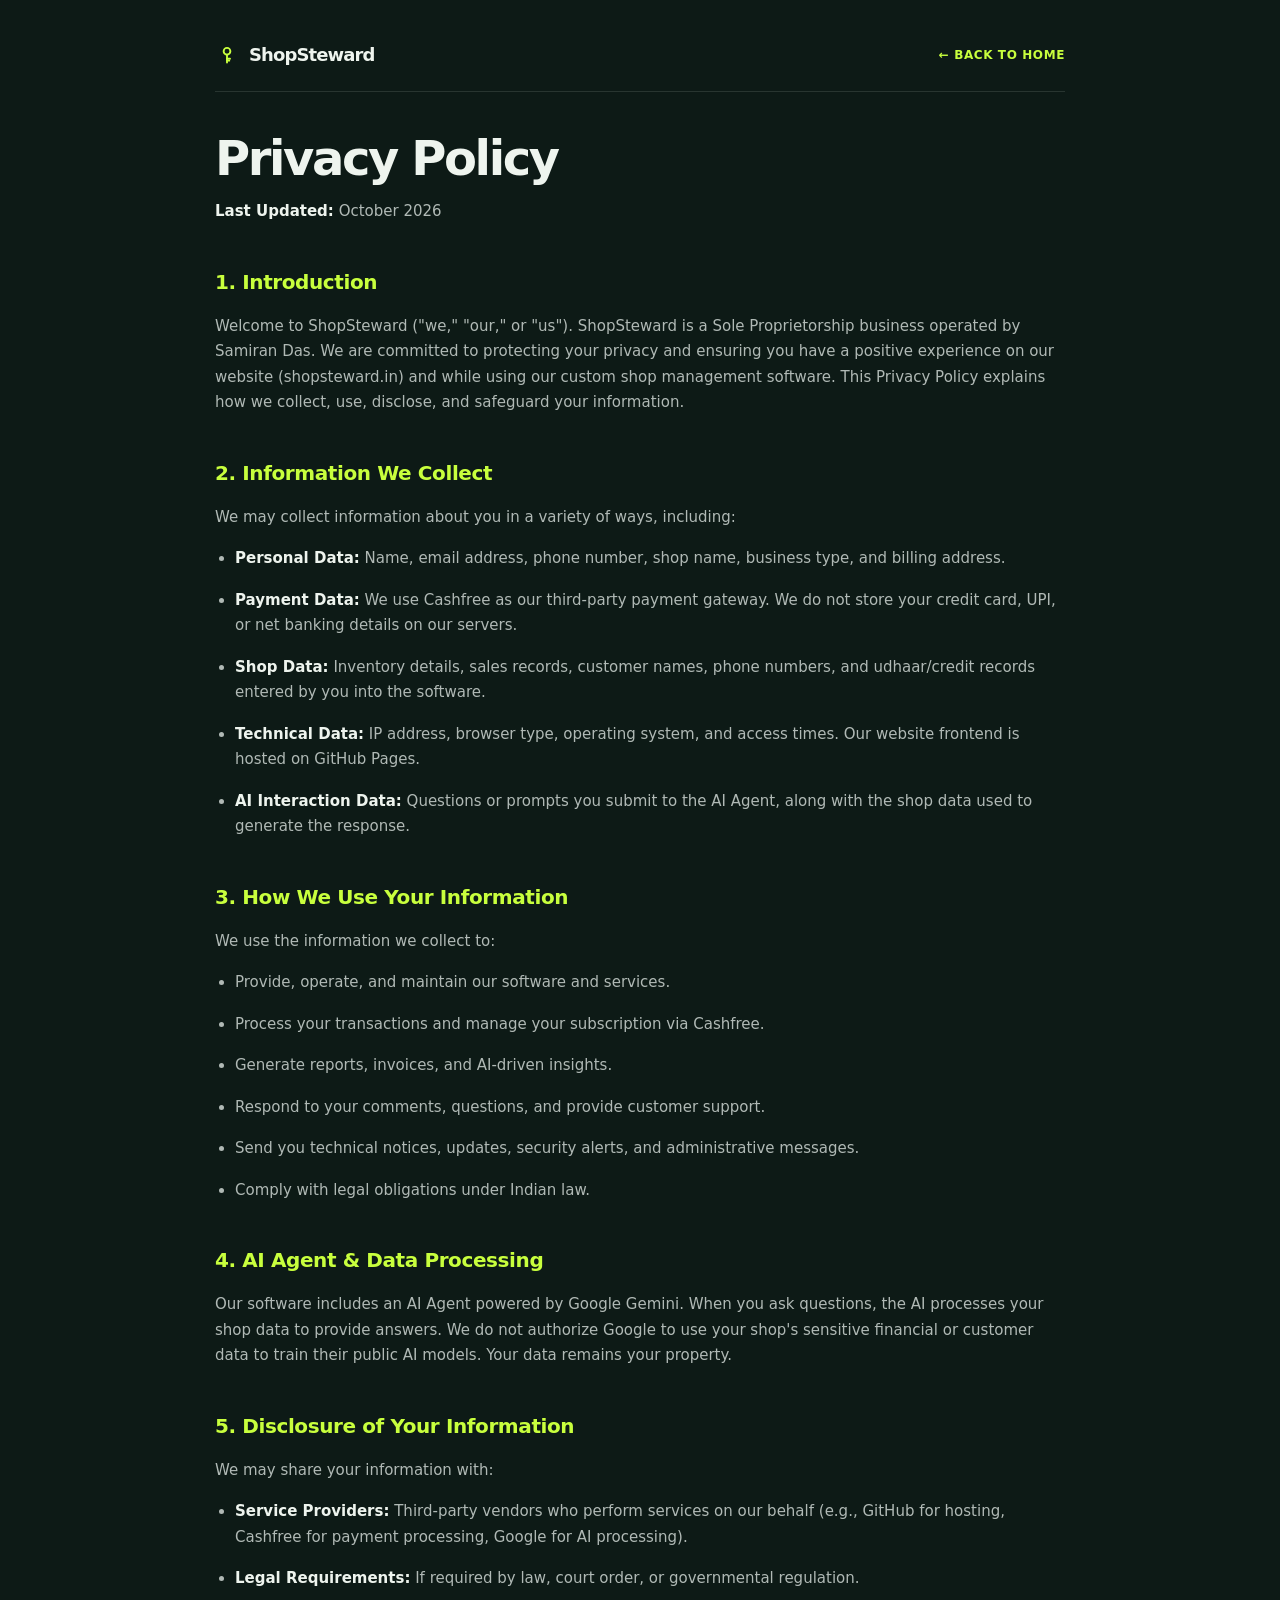
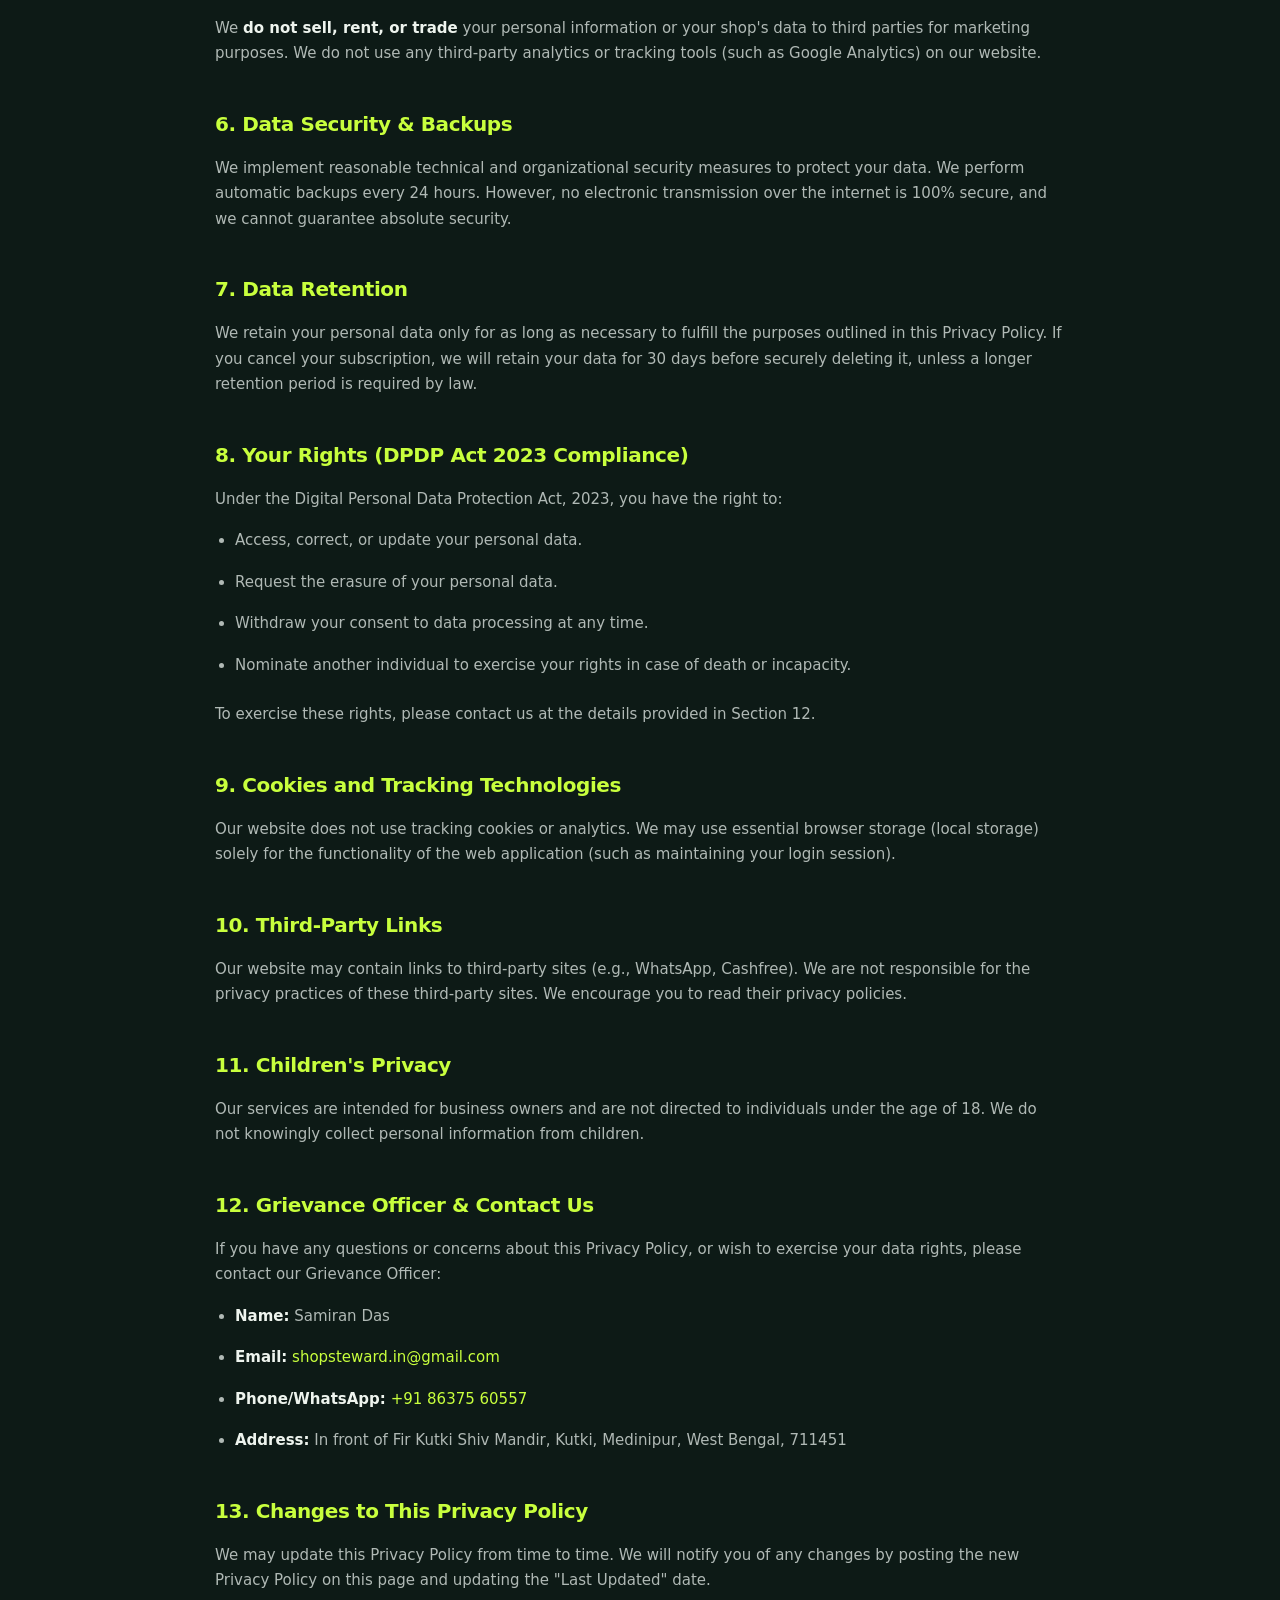
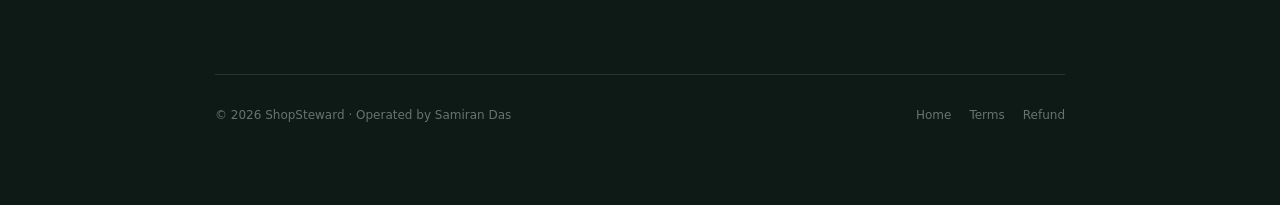
<file: privacy.html>
<!doctype html>
<html lang="en">
<head>
<meta charset="utf-8">
<meta name="viewport" content="width=device-width,initial-scale=1,viewport-fit=cover">
<meta name="theme-color" content="#0D1A16">
<title>Privacy Policy — ShopSteward</title>
<meta name="description" content="Privacy Policy for ShopSteward — custom software for real shops.">
<link rel="icon" type="image/svg+xml" href="data:image/svg+xml,%3Csvg xmlns='http://www.w3.org/2000/svg' viewBox='0 0 64 64'%3E%3Crect width='64' height='64' fill='%230D1A16'/%3E%3Ccircle cx='32' cy='22' r='9' stroke='%23c8ff3d' stroke-width='5' fill='none'/%3E%3Cline x1='32' y1='31' x2='32' y2='52' stroke='%23c8ff3d' stroke-width='5' stroke-linecap='round'/%3E%3Cline x1='32' y1='42' x2='40' y2='42' stroke='%23c8ff3d' stroke-width='5' stroke-linecap='round'/%3E%3Cline x1='32' y1='47' x2='38' y2='47' stroke='%23c8ff3d' stroke-width='5' stroke-linecap='round'/%3E%3C/svg%3E">
<style>
  :root{--bg:#0D1A16;--ink:#eef4ee;--muted:#8e9995;--acid:#c8ff3d;--line:rgba(238,244,238,.12);--max:850px}
  *{box-sizing:border-box}html{scroll-behavior:smooth}body{margin:0;background:var(--bg);color:var(--ink);font-family:Inter,ui-sans-serif,system-ui,-apple-system,BlinkMacSystemFont,"Segoe UI",sans-serif;line-height:1.7;padding:40px 24px 80px;}
  a{color:var(--acid);text-decoration:none}a:hover{text-decoration:underline}
  .nav{max-width:var(--max);margin:0 auto 40px;display:flex;justify-content:space-between;align-items:center;border-bottom:1px solid var(--line);padding-bottom:20px}
  .brand{font-weight:900;letter-spacing:-.05em;font-size:18px;display:flex;align-items:center;gap:10px;color:var(--ink)}
  .back-btn{font-size:12px;font-weight:800;letter-spacing:.05em;color:var(--acid);text-transform:uppercase}
  .container{max-width:var(--max);margin:0 auto}
  h1{font-size:clamp(32px,5vw,48px);letter-spacing:-.05em;margin:0 0 10px;line-height:1.1}
  h2{font-size:20px;letter-spacing:-.02em;margin:40px 0 12px;color:var(--acid)}
  p,li{color:#b0b9b5;font-size:15px;margin-bottom:16px}
  ul{padding-left:20px;margin-bottom:24px}
  strong{color:#eef4ee}
  .footer{max-width:var(--max);margin:80px auto 0;border-top:1px solid var(--line);padding-top:30px;font-size:12px;color:#68736e;display:flex;justify-content:space-between;flex-wrap:wrap;gap:15px}
  .footer-links{display:flex;gap:18px}
  .footer-links a{color:#68736e}.footer-links a:hover{color:var(--ink)}
</style>
</head>
<body>

<header class="nav">
  <a href="index.html" class="brand">
    <svg class="brand-mark" xmlns="http://www.w3.org/2000/svg" viewBox="0 0 64 64" width="24" height="24" aria-hidden="true">
      <circle cx="32" cy="22" r="9" stroke="#c8ff3d" stroke-width="5" fill="none"/>
      <line x1="32" y1="31" x2="32" y2="52" stroke="#c8ff3d" stroke-width="5" stroke-linecap="round"/>
      <line x1="32" y1="42" x2="40" y2="42" stroke="#c8ff3d" stroke-width="5" stroke-linecap="round"/>
      <line x1="32" y1="47" x2="38" y2="47" stroke="#c8ff3d" stroke-width="5" stroke-linecap="round"/>
    </svg>
    ShopSteward
  </a>
  <a href="index.html" class="back-btn">← Back to Home</a>
</header>

<main class="container">
  <h1>Privacy Policy</h1>
  <p><strong>Last Updated:</strong> October 2026</p>

  <h2>1. Introduction</h2>
  <p>Welcome to ShopSteward ("we," "our," or "us"). ShopSteward is a Sole Proprietorship business operated by Samiran Das. We are committed to protecting your privacy and ensuring you have a positive experience on our website (shopsteward.in) and while using our custom shop management software. This Privacy Policy explains how we collect, use, disclose, and safeguard your information.</p>

  <h2>2. Information We Collect</h2>
  <p>We may collect information about you in a variety of ways, including:</p>
  <ul>
    <li><strong>Personal Data:</strong> Name, email address, phone number, shop name, business type, and billing address.</li>
    <li><strong>Payment Data:</strong> We use Cashfree as our third-party payment gateway. We do not store your credit card, UPI, or net banking details on our servers.</li>
    <li><strong>Shop Data:</strong> Inventory details, sales records, customer names, phone numbers, and udhaar/credit records entered by you into the software.</li>
    <li><strong>Technical Data:</strong> IP address, browser type, operating system, and access times. Our website frontend is hosted on GitHub Pages.</li>
    <li><strong>AI Interaction Data:</strong> Questions or prompts you submit to the AI Agent, along with the shop data used to generate the response.</li>
  </ul>

  <h2>3. How We Use Your Information</h2>
  <p>We use the information we collect to:</p>
  <ul>
    <li>Provide, operate, and maintain our software and services.</li>
    <li>Process your transactions and manage your subscription via Cashfree.</li>
    <li>Generate reports, invoices, and AI-driven insights.</li>
    <li>Respond to your comments, questions, and provide customer support.</li>
    <li>Send you technical notices, updates, security alerts, and administrative messages.</li>
    <li>Comply with legal obligations under Indian law.</li>
  </ul>

  <h2>4. AI Agent & Data Processing</h2>
  <p>Our software includes an AI Agent powered by Google Gemini. When you ask questions, the AI processes your shop data to provide answers. We do not authorize Google to use your shop's sensitive financial or customer data to train their public AI models. Your data remains your property.</p>

  <h2>5. Disclosure of Your Information</h2>
  <p>We may share your information with:</p>
  <ul>
    <li><strong>Service Providers:</strong> Third-party vendors who perform services on our behalf (e.g., GitHub for hosting, Cashfree for payment processing, Google for AI processing).</li>
    <li><strong>Legal Requirements:</strong> If required by law, court order, or governmental regulation.</li>
  </ul>
  <p>We <strong>do not sell, rent, or trade</strong> your personal information or your shop's data to third parties for marketing purposes. We do not use any third-party analytics or tracking tools (such as Google Analytics) on our website.</p>

  <h2>6. Data Security & Backups</h2>
  <p>We implement reasonable technical and organizational security measures to protect your data. We perform automatic backups every 24 hours. However, no electronic transmission over the internet is 100% secure, and we cannot guarantee absolute security.</p>

  <h2>7. Data Retention</h2>
  <p>We retain your personal data only for as long as necessary to fulfill the purposes outlined in this Privacy Policy. If you cancel your subscription, we will retain your data for 30 days before securely deleting it, unless a longer retention period is required by law.</p>

  <h2>8. Your Rights (DPDP Act 2023 Compliance)</h2>
  <p>Under the Digital Personal Data Protection Act, 2023, you have the right to:</p>
  <ul>
    <li>Access, correct, or update your personal data.</li>
    <li>Request the erasure of your personal data.</li>
    <li>Withdraw your consent to data processing at any time.</li>
    <li>Nominate another individual to exercise your rights in case of death or incapacity.</li>
  </ul>
  <p>To exercise these rights, please contact us at the details provided in Section 12.</p>

  <h2>9. Cookies and Tracking Technologies</h2>
  <p>Our website does not use tracking cookies or analytics. We may use essential browser storage (local storage) solely for the functionality of the web application (such as maintaining your login session).</p>

  <h2>10. Third-Party Links</h2>
  <p>Our website may contain links to third-party sites (e.g., WhatsApp, Cashfree). We are not responsible for the privacy practices of these third-party sites. We encourage you to read their privacy policies.</p>

  <h2>11. Children's Privacy</h2>
  <p>Our services are intended for business owners and are not directed to individuals under the age of 18. We do not knowingly collect personal information from children.</p>

  <h2>12. Grievance Officer & Contact Us</h2>
  <p>If you have any questions or concerns about this Privacy Policy, or wish to exercise your data rights, please contact our Grievance Officer:</p>
  <ul>
    <li><strong>Name:</strong> Samiran Das</li>
    <li><strong>Email:</strong> <a href="mailto:shopsteward.in@gmail.com">shopsteward.in@gmail.com</a></li>
    <li><strong>Phone/WhatsApp:</strong> <a href="https://wa.me/918637560557">+91 86375 60557</a></li>
    <li><strong>Address:</strong> In front of Fir Kutki Shiv Mandir, Kutki, Medinipur, West Bengal, 711451</li>
  </ul>

  <h2>13. Changes to This Privacy Policy</h2>
  <p>We may update this Privacy Policy from time to time. We will notify you of any changes by posting the new Privacy Policy on this page and updating the "Last Updated" date.</p>
</main>

<footer class="footer">
  <div>© 2026 ShopSteward · Operated by Samiran Das</div>
  <div class="footer-links">
    <a href="index.html">Home</a>
    <a href="index.html#terms">Terms</a>
    <a href="index.html#refund">Refund</a>
  </div>
</footer>

</body>
</html>
</file>
